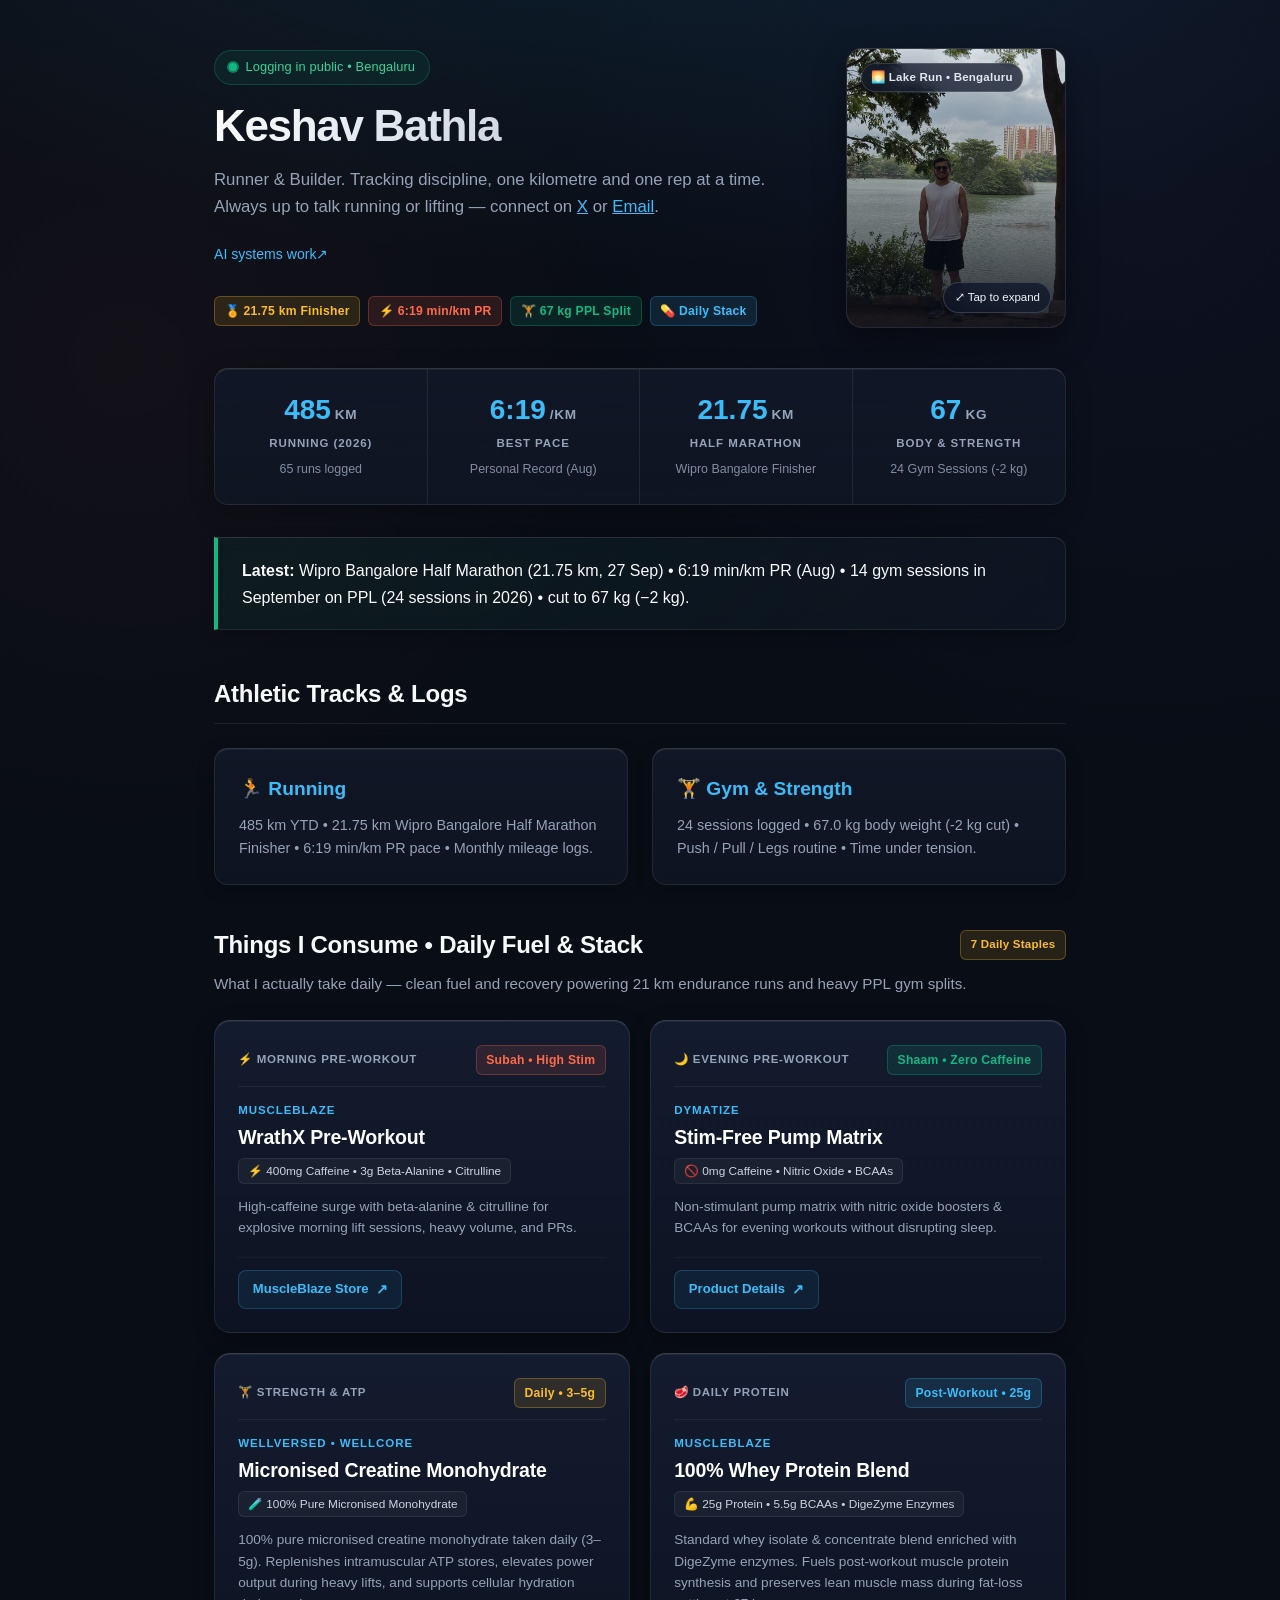
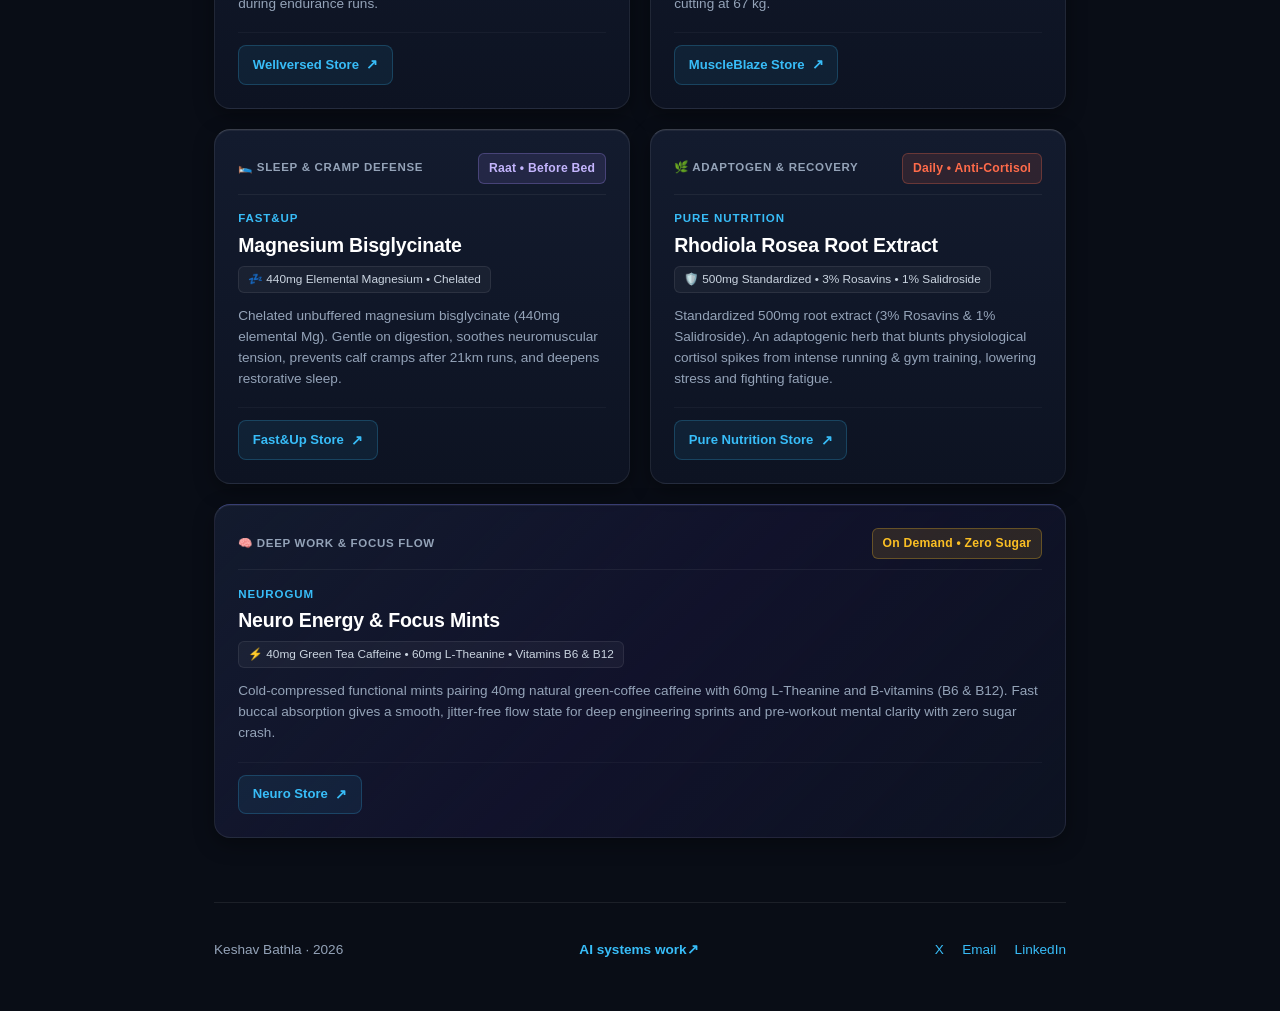
<file: index.html>
<!DOCTYPE html>
<html lang="en">
<head>
  <meta charset="UTF-8">
  <meta name="viewport" content="width=device-width, initial-scale=1.0">
  <title>Keshav Bathla &bull; Athletic Showcase &amp; Logs</title>
  <meta name="description" content="Personal fitness and athletic showcase of Keshav Bathla: Wipro Bangalore Half Marathon (21.75 km), 6:19 min/km PR pace, 485 km running logged in 2026, and 67 kg PPL gym split.">
  <link rel="canonical" href="https://keshav-harness.github.io/">
  <meta property="og:title" content="Keshav Bathla &bull; Athletic Showcase &amp; Logs">
  <meta property="og:description" content="Wipro Bangalore Half Marathon (21.75 km), 6:19 min/km PR pace, 485 km running logged in 2026, and 67 kg PPL gym split.">
  <meta property="og:type" content="website">
  <meta property="og:url" content="https://keshav-harness.github.io/">
  <meta name="twitter:card" content="summary">
  <meta name="twitter:title" content="Keshav Bathla &bull; Athletic Showcase &amp; Logs">
  <meta name="twitter:description" content="21.75 km Half Marathon, 6:19 min/km PR, 485 km logged in 2026, and 67 kg PPL split.">
  <link rel="stylesheet" href="style.css?v=4">
</head>
<body>
  <div class="container">
    <section class="hero-bento">
      <div class="hero-content">
        <div class="status-pill">
          <span class="status-dot"></span>
          <span>Logging in public &bull; Bengaluru</span>
        </div>
        <h1 class="hero-name">Keshav Bathla</h1>
        <p class="hero-bio">Runner &amp; Builder. Tracking discipline, one kilometre and one rep at a time. Always up to talk running or lifting &mdash; connect on <a href="https://x.com/import_keshav" target="_blank" rel="noopener noreferrer" style="color: var(--accent); text-decoration: underline;">X</a> or <a href="mailto:keshavbathla2017@gmail.com" style="color: var(--accent); text-decoration: underline;">Email</a>.</p>
        <a class="hero-work-link" href="https://import-keshav.github.io/">AI systems work <span aria-hidden="true">↗</span></a>
        <div class="hero-badges">
          <span class="badge gold">🏅 21.75 km Finisher</span>
          <span class="badge pink">⚡ 6:19 min/km PR</span>
          <span class="badge emerald">🏋️ 67 kg PPL Split</span>
          <a href="#things-i-consume" class="badge" style="text-decoration: none; cursor: pointer; color: var(--accent);">💊 Daily Stack</a>
        </div>
      </div>

      <div class="hero-athlete-card lightbox-trigger" role="button" tabindex="0" aria-label="Open high-resolution photo of Keshav Bathla">
        <img src="assets/keshav.jpg" alt="Keshav Bathla - Active Runner" class="athlete-img">
        <div class="athlete-card-overlay">
          <span class="athlete-card-tag">🌅 Lake Run &bull; Bengaluru</span>
          <span class="athlete-expand-pill">⤢ Tap to expand</span>
        </div>
      </div>
    </section>

    <div class="stats-cockpit">
      <div class="stat-cell">
        <div class="stat-value"><span class="stat-num">485</span> <span class="stat-unit">km</span></div>
        <div class="stat-label">RUNNING (2026)</div>
        <div class="stat-sub">65 runs logged</div>
      </div>
      <div class="stat-cell">
        <div class="stat-value"><span class="stat-num">6:19</span> <span class="stat-unit">/km</span></div>
        <div class="stat-label">BEST PACE</div>
        <div class="stat-sub">Personal Record (Aug)</div>
      </div>
      <div class="stat-cell">
        <div class="stat-value"><span class="stat-num">21.75</span> <span class="stat-unit">km</span></div>
        <div class="stat-label">HALF MARATHON</div>
        <div class="stat-sub">Wipro Bangalore Finisher</div>
      </div>
      <div class="stat-cell">
        <div class="stat-value"><span class="stat-num">67</span> <span class="stat-unit">kg</span></div>
        <div class="stat-label">BODY &amp; STRENGTH</div>
        <div class="stat-sub">24 Gym Sessions (-2 kg)</div>
      </div>
    </div>

    <div class="highlight-block success">
      <strong>Latest:</strong> Wipro Bangalore Half Marathon (21.75 km, 27 Sep) &bull; 6:19 min/km PR (Aug) &bull; 14 gym sessions in September on PPL (24 sessions in 2026) &bull; cut to 67 kg (−2 kg).
    </div>

    <h2>Athletic Tracks &amp; Logs</h2>
    <div class="card-grid">
      <a href="sports/running/" class="card">
        <h3>🏃 Running</h3>
        <p>485 km YTD &bull; 21.75 km Wipro Bangalore Half Marathon Finisher &bull; 6:19 min/km PR pace &bull; Monthly mileage logs.</p>
      </a>
      <a href="sports/gym/" class="card">
        <h3>🏋️ Gym &amp; Strength</h3>
        <p>24 sessions logged &bull; 67.0 kg body weight (-2 kg cut) &bull; Push / Pull / Legs routine &bull; Time under tension.</p>
      </a>
    </div>

    <section id="things-i-consume" style="margin-top: 2rem;">
      <div style="display: flex; align-items: center; justify-content: space-between; flex-wrap: wrap; gap: 0.5rem; margin-top: 2.5rem; margin-bottom: 0.25rem;">
        <h2 style="margin: 0; border-bottom: none; padding-bottom: 0;">Things I Consume &bull; Daily Fuel &amp; Stack</h2>
        <span class="badge gold" style="font-size: 0.72rem;">7 Daily Staples</span>
      </div>
      <p class="section-subtitle">What I actually take daily &mdash; clean fuel and recovery powering 21 km endurance runs and heavy PPL gym splits.</p>

      <div class="fuel-grid">
        <!-- 1. Pre-Workout Morning -->
        <div class="fuel-card">
          <div>
            <div class="fuel-card-header">
              <div class="fuel-category">
                <span>⚡ Morning Pre-Workout</span>
              </div>
              <span class="badge coral">Subah &bull; High Stim</span>
            </div>
            <div class="fuel-card-body">
              <div class="fuel-brand">MuscleBlaze</div>
              <h3 class="fuel-title">WrathX Pre-Workout</h3>
              <div class="fuel-spec">⚡ 400mg Caffeine &bull; 3g Beta-Alanine &bull; Citrulline</div>
              <p class="fuel-desc">High-caffeine surge with beta-alanine &amp; citrulline for explosive morning lift sessions, heavy volume, and PRs.</p>
            </div>
          </div>
          <div class="fuel-card-footer">
            <a href="https://www.muscleblaze.com/sv/muscleblaze-pre-workout-wrathx/SP-99770" target="_blank" rel="noopener noreferrer" class="fuel-cta">
              <span>MuscleBlaze Store</span> <span class="ext-arrow">&#8599;</span>
            </a>
          </div>
        </div>

        <!-- 2. Pre-Workout Evening -->
        <div class="fuel-card">
          <div>
            <div class="fuel-card-header">
              <div class="fuel-category">
                <span>🌙 Evening Pre-Workout</span>
              </div>
              <span class="badge emerald">Shaam &bull; Zero Caffeine</span>
            </div>
            <div class="fuel-card-body">
              <div class="fuel-brand">Dymatize</div>
              <h3 class="fuel-title">Stim-Free Pump Matrix</h3>
              <div class="fuel-spec">🚫 0mg Caffeine &bull; Nitric Oxide &bull; BCAAs</div>
              <p class="fuel-desc">Non-stimulant pump matrix with nitric oxide boosters &amp; BCAAs for evening workouts without disrupting sleep.</p>
            </div>
          </div>
          <div class="fuel-card-footer">
            <a href="https://supp.co/products/dymatize-nutrition-caffeine-free-xpand-2x-fruit-punch-705016289240" target="_blank" rel="noopener noreferrer" class="fuel-cta">
              <span>Product Details</span> <span class="ext-arrow">&#8599;</span>
            </a>
          </div>
        </div>

        <!-- 3. Creatine Monohydrate -->
        <div class="fuel-card">
          <div>
            <div class="fuel-card-header">
              <div class="fuel-category">
                <span>🏋️ Strength &amp; ATP</span>
              </div>
              <span class="badge gold">Daily &bull; 3&ndash;5g</span>
            </div>
            <div class="fuel-card-body">
              <div class="fuel-brand">Wellversed &bull; Wellcore</div>
              <h3 class="fuel-title">Micronised Creatine Monohydrate</h3>
              <div class="fuel-spec">🧪 100% Pure Micronised Monohydrate</div>
              <p class="fuel-desc">100% pure micronised creatine monohydrate taken daily (3&ndash;5g). Replenishes intramuscular ATP stores, elevates power output during heavy lifts, and supports cellular hydration during endurance runs.</p>
            </div>
          </div>
          <div class="fuel-card-footer">
            <a href="https://wellversed.in/collections/wellcore-creatine-monohydrate-flavoured" target="_blank" rel="noopener noreferrer" class="fuel-cta">
              <span>Wellversed Store</span> <span class="ext-arrow">&#8599;</span>
            </a>
          </div>
        </div>

        <!-- 4. Daily Protein -->
        <div class="fuel-card">
          <div>
            <div class="fuel-card-header">
              <div class="fuel-category">
                <span>🥩 Daily Protein</span>
              </div>
              <span class="badge">Post-Workout &bull; 25g</span>
            </div>
            <div class="fuel-card-body">
              <div class="fuel-brand">MuscleBlaze</div>
              <h3 class="fuel-title">100% Whey Protein Blend</h3>
              <div class="fuel-spec">💪 25g Protein &bull; 5.5g BCAAs &bull; DigeZyme Enzymes</div>
              <p class="fuel-desc">Standard whey isolate &amp; concentrate blend enriched with DigeZyme enzymes. Fuels post-workout muscle protein synthesis and preserves lean muscle mass during fat-loss cutting at 67 kg.</p>
            </div>
          </div>
          <div class="fuel-card-footer">
            <a href="https://www.muscleblaze.com/sv/muscleblaze-100-whey-protein-supplement-powder-with-digestive-enzyme/SP-33626" target="_blank" rel="noopener noreferrer" class="fuel-cta">
              <span>MuscleBlaze Store</span> <span class="ext-arrow">&#8599;</span>
            </a>
          </div>
        </div>

        <!-- 5. Sleep & Muscle Recovery -->
        <div class="fuel-card">
          <div>
            <div class="fuel-card-header">
              <div class="fuel-category">
                <span>🛌 Sleep &amp; Cramp Defense</span>
              </div>
              <span class="badge purple">Raat &bull; Before Bed</span>
            </div>
            <div class="fuel-card-body">
              <div class="fuel-brand">Fast&amp;Up</div>
              <h3 class="fuel-title">Magnesium Bisglycinate</h3>
              <div class="fuel-spec">💤 440mg Elemental Magnesium &bull; Chelated</div>
              <p class="fuel-desc">Chelated unbuffered magnesium bisglycinate (440mg elemental Mg). Gentle on digestion, soothes neuromuscular tension, prevents calf cramps after 21km runs, and deepens restorative sleep.</p>
            </div>
          </div>
          <div class="fuel-card-footer">
            <a href="https://in.fastandup.com/products/magnesium-bisglycinate-with-440mg-elemental-100-rda" target="_blank" rel="noopener noreferrer" class="fuel-cta">
              <span>Fast&amp;Up Store</span> <span class="ext-arrow">&#8599;</span>
            </a>
          </div>
        </div>

        <!-- 6. Adaptogen & Cortisol Reset -->
        <div class="fuel-card">
          <div>
            <div class="fuel-card-header">
              <div class="fuel-category">
                <span>🌿 Adaptogen &amp; Recovery</span>
              </div>
              <span class="badge pink">Daily &bull; Anti-Cortisol</span>
            </div>
            <div class="fuel-card-body">
              <div class="fuel-brand">Pure Nutrition</div>
              <h3 class="fuel-title">Rhodiola Rosea Root Extract</h3>
              <div class="fuel-spec">🛡️ 500mg Standardized &bull; 3% Rosavins &bull; 1% Salidroside</div>
              <p class="fuel-desc">Standardized 500mg root extract (3% Rosavins &amp; 1% Salidroside). An adaptogenic herb that blunts physiological cortisol spikes from intense running &amp; gym training, lowering stress and fighting fatigue.</p>
            </div>
          </div>
          <div class="fuel-card-footer">
            <a href="https://purenutrition.in/products/pure-nutrition-rhodiola-rosea-root-extract-500mg-60-veg-capsules" target="_blank" rel="noopener noreferrer" class="fuel-cta">
              <span>Pure Nutrition Store</span> <span class="ext-arrow">&#8599;</span>
            </a>
          </div>
        </div>

        <!-- 7. Cognitive & Deep Work Mints (Spans full width on desktop) -->
        <div class="fuel-card fuel-feature">
          <div>
            <div class="fuel-card-header">
              <div class="fuel-category">
                <span>🧠 Deep Work &amp; Focus Flow</span>
              </div>
              <span class="badge gold">On Demand &bull; Zero Sugar</span>
            </div>
            <div class="fuel-card-body">
              <div class="fuel-brand">Neurogum</div>
              <h3 class="fuel-title">Neuro Energy &amp; Focus Mints</h3>
              <div class="fuel-spec">⚡ 40mg Green Tea Caffeine &bull; 60mg L-Theanine &bull; Vitamins B6 &amp; B12</div>
              <p class="fuel-desc">Cold-compressed functional mints pairing 40mg natural green-coffee caffeine with 60mg L-Theanine and B-vitamins (B6 &amp; B12). Fast buccal absorption gives a smooth, jitter-free flow state for deep engineering sprints and pre-workout mental clarity with zero sugar crash.</p>
            </div>
          </div>
          <div class="fuel-card-footer">
            <a href="https://neurogum.com/products/energy-caffeine-mints" target="_blank" rel="noopener noreferrer" class="fuel-cta">
              <span>Neuro Store</span> <span class="ext-arrow">&#8599;</span>
            </a>
          </div>
        </div>
      </div>
    </section>

    <footer class="footer">
      <p class="footer-id">Keshav Bathla &middot; 2026</p>
      <a class="footer-work" href="https://import-keshav.github.io/">AI systems work <span aria-hidden="true">↗</span></a>
      <nav class="footer-links" aria-label="Contact">
        <a href="https://x.com/import_keshav" rel="me noopener">X</a>
        <a href="mailto:keshavbathla2017@gmail.com">Email</a>
        <a href="https://www.linkedin.com/in/keshav-bathla-b517a2152/" rel="me noopener">LinkedIn</a>
      </nav>
    </footer>
  </div>

  <dialog id="photo-modal" class="lightbox-modal">
    <div class="modal-wrapper">
      <button type="button" class="modal-close-btn" id="close-modal" aria-label="Close photo preview">&times;</button>
      <div class="modal-image-container">
        <img src="assets/keshav.jpg" alt="Keshav Bathla - Active Runner" class="modal-img">
      </div>
      <div class="modal-caption">Keshav Bathla &bull; Bangalore Half Marathon Finisher &bull; Active Runner</div>
    </div>
  </dialog>

  <script>
    const modal = document.getElementById('photo-modal');
    const triggers = document.querySelectorAll('.lightbox-trigger');
    const closeBtn = document.getElementById('close-modal');

    triggers.forEach(trigger => {
      trigger.addEventListener('click', (e) => {
        e.preventDefault();
        if (typeof modal.showModal === 'function') {
          modal.showModal();
        }
      });
      trigger.addEventListener('keydown', (e) => {
        if (e.key === 'Enter' || e.key === ' ') {
          e.preventDefault();
          if (typeof modal.showModal === 'function') {
            modal.showModal();
          }
        }
      });
    });

    if (closeBtn) {
      closeBtn.addEventListener('click', () => {
        modal.close();
      });
    }

    if (modal) {
      modal.addEventListener('click', (e) => {
        if (e.target === modal) {
          modal.close();
        }
      });
    }
  </script>
</body>
</html>
</file>
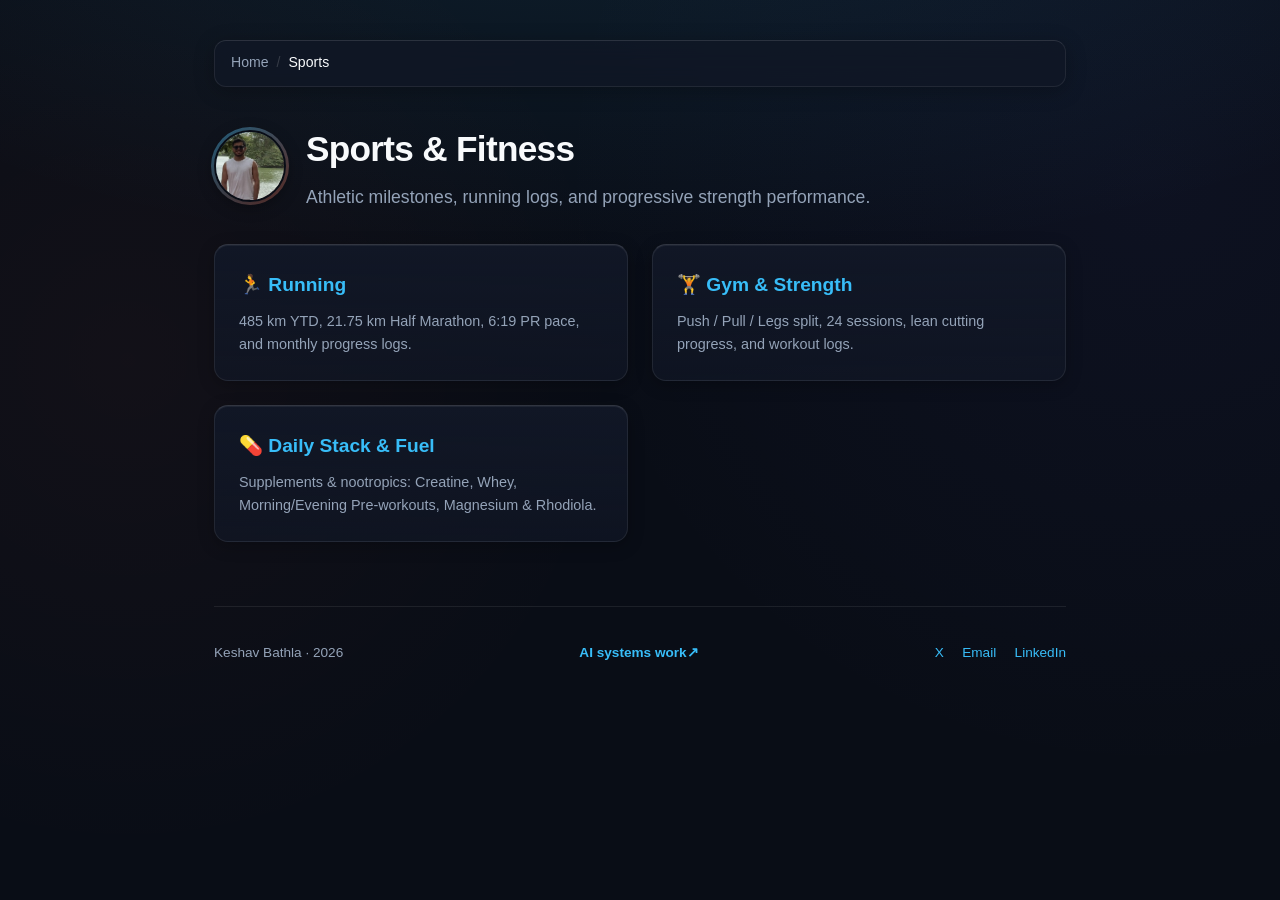
<file: sports/index.html>
<!DOCTYPE html>
<html lang="en">
<head>
  <meta charset="UTF-8">
  <meta name="viewport" content="width=device-width, initial-scale=1.0">
  <title>Sports &bull; Keshav Bathla</title>
  <link rel="stylesheet" href="../style.css?v=4">
</head>
<body>
  <div class="container">
    <nav class="breadcrumb">
      <a href="../">Home</a>
      <span class="separator">/</span>
      <span class="current">Sports</span>
    </nav>

    <div class="hero-compact">
      <button type="button" class="avatar-btn lightbox-trigger" aria-label="Open photo of Keshav Bathla" title="Click to view full photo">
        <img src="../assets/avatar.jpg" alt="Keshav Bathla" class="avatar-img">
      </button>
      <div class="hero-compact-info">
        <h1>Sports &amp; Fitness</h1>
        <p class="subtitle">Athletic milestones, running logs, and progressive strength performance.</p>
      </div>
    </div>

    <div class="card-grid">
      <a href="running/" class="card">
        <h3>🏃 Running</h3>
        <p>485 km YTD, 21.75 km Half Marathon, 6:19 PR pace, and monthly progress logs.</p>
      </a>
      <a href="gym/" class="card">
        <h3>🏋️ Gym &amp; Strength</h3>
        <p>Push / Pull / Legs split, 24 sessions, lean cutting progress, and workout logs.</p>
      </a>
      <a href="../#things-i-consume" class="card">
        <h3>💊 Daily Stack &amp; Fuel</h3>
        <p>Supplements &amp; nootropics: Creatine, Whey, Morning/Evening Pre-workouts, Magnesium &amp; Rhodiola.</p>
      </a>
    </div>

    <footer class="footer">
      <p class="footer-id">Keshav Bathla &middot; 2026</p>
      <a class="footer-work" href="https://import-keshav.github.io/">AI systems work <span aria-hidden="true">↗</span></a>
      <nav class="footer-links" aria-label="Contact">
        <a href="https://x.com/import_keshav" rel="me noopener">X</a>
        <a href="mailto:keshavbathla2017@gmail.com">Email</a>
        <a href="https://www.linkedin.com/in/keshav-bathla-b517a2152/" rel="me noopener">LinkedIn</a>
      </nav>
    </footer>
  </div>

  <dialog id="photo-modal" class="lightbox-modal">
    <div class="modal-wrapper">
      <button type="button" class="modal-close-btn" id="close-modal" aria-label="Close photo preview">&times;</button>
      <div class="modal-image-container">
        <img src="../assets/keshav.jpg" alt="Keshav Bathla - Active Runner" class="modal-img">
      </div>
      <div class="modal-caption">Keshav Bathla &bull; Bangalore Half Marathon Finisher &bull; Active Runner</div>
    </div>
  </dialog>

  <script>
    const modal = document.getElementById('photo-modal');
    const triggers = document.querySelectorAll('.lightbox-trigger');
    const closeBtn = document.getElementById('close-modal');

    triggers.forEach(trigger => {
      trigger.addEventListener('click', (e) => {
        e.preventDefault();
        if (typeof modal.showModal === 'function') {
          modal.showModal();
        }
      });
      trigger.addEventListener('keydown', (e) => {
        if (e.key === 'Enter' || e.key === ' ') {
          e.preventDefault();
          if (typeof modal.showModal === 'function') {
            modal.showModal();
          }
        }
      });
    });

    if (closeBtn) {
      closeBtn.addEventListener('click', () => {
        modal.close();
      });
    }

    if (modal) {
      modal.addEventListener('click', (e) => {
        if (e.target === modal) {
          modal.close();
        }
      });
    }
  </script>
</body>
</html>
</file>
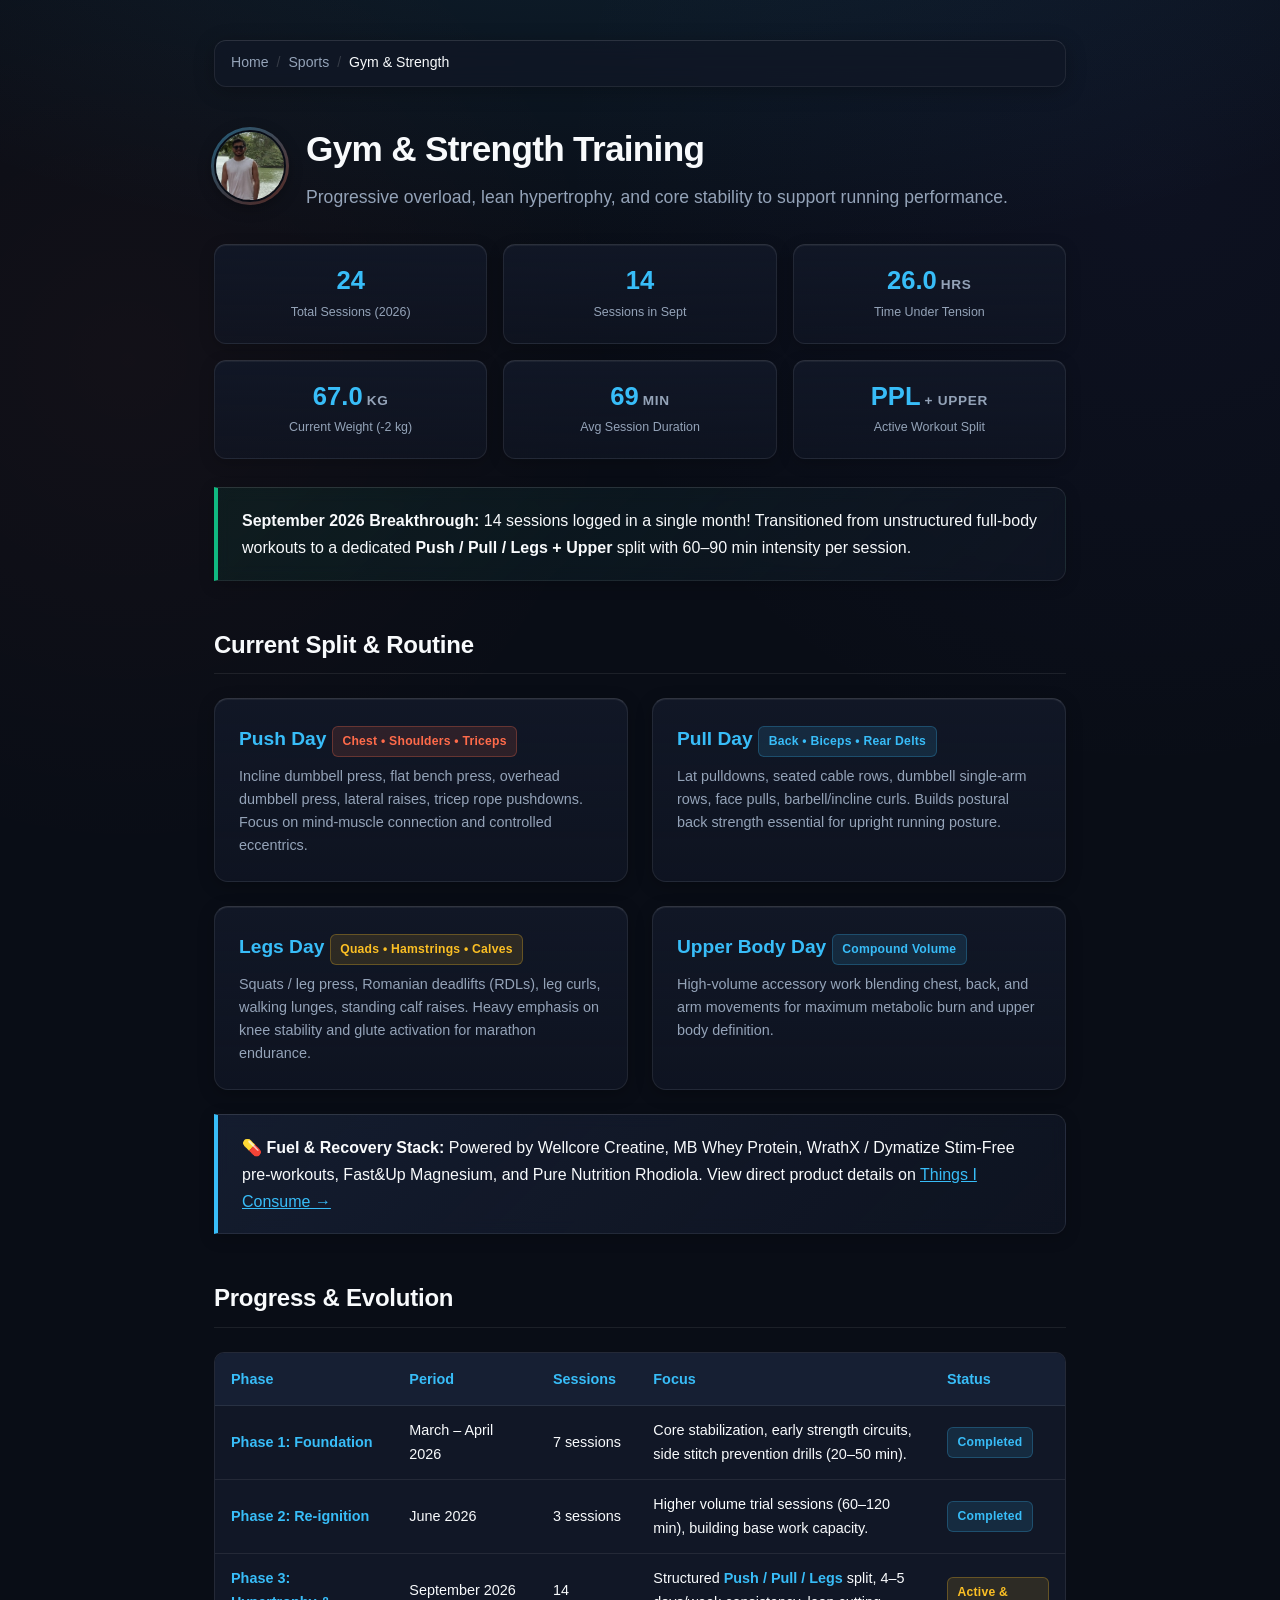
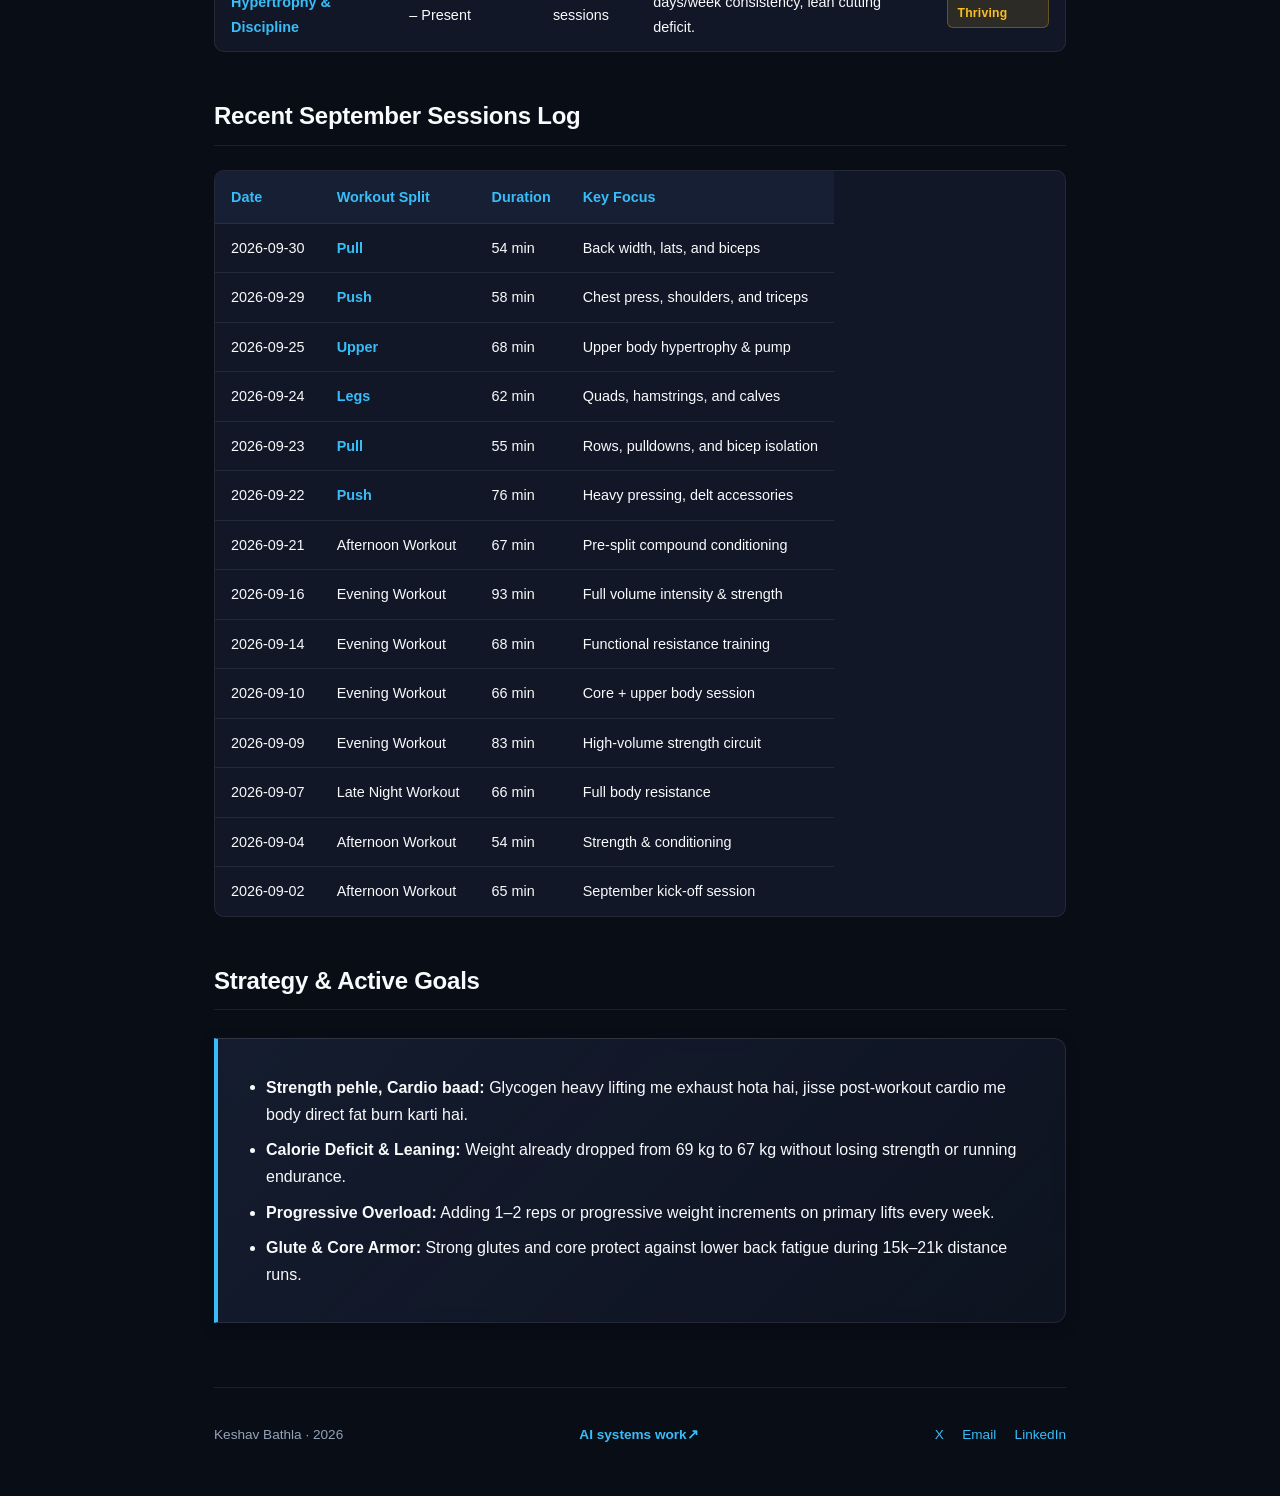
<file: sports/gym/index.html>
<!DOCTYPE html>
<html lang="en">
<head>
  <meta charset="UTF-8">
  <meta name="viewport" content="width=device-width, initial-scale=1.0">
  <title>Gym &amp; Strength &bull; Keshav Bathla</title>
  <link rel="stylesheet" href="../../style.css?v=4">
</head>
<body>
  <div class="container">
    <nav class="breadcrumb">
      <a href="../../">Home</a>
      <span class="separator">/</span>
      <a href="../">Sports</a>
      <span class="separator">/</span>
      <span class="current">Gym & Strength</span>
    </nav>

    <div class="hero-compact">
      <button type="button" class="avatar-btn lightbox-trigger" aria-label="Open photo of Keshav Bathla" title="Click to view full photo">
        <img src="../../assets/avatar.jpg" alt="Keshav Bathla" class="avatar-img">
      </button>
      <div class="hero-compact-info">
        <h1>Gym &amp; Strength Training</h1>
        <p class="subtitle">Progressive overload, lean hypertrophy, and core stability to support running performance.</p>
      </div>
    </div>

    <div class="stats-grid">
      <div class="stat">
        <div class="stat-value"><span class="stat-num">24</span></div>
        <div class="stat-label">Total Sessions (2026)</div>
      </div>
      <div class="stat">
        <div class="stat-value"><span class="stat-num">14</span></div>
        <div class="stat-label">Sessions in Sept</div>
      </div>
      <div class="stat">
        <div class="stat-value"><span class="stat-num">26.0</span> <span class="stat-unit">hrs</span></div>
        <div class="stat-label">Time Under Tension</div>
      </div>
      <div class="stat">
        <div class="stat-value"><span class="stat-num">67.0</span> <span class="stat-unit">kg</span></div>
        <div class="stat-label">Current Weight (-2 kg)</div>
      </div>
      <div class="stat">
        <div class="stat-value"><span class="stat-num">69</span> <span class="stat-unit">min</span></div>
        <div class="stat-label">Avg Session Duration</div>
      </div>
      <div class="stat">
        <div class="stat-value"><span class="stat-num">PPL</span> <span class="stat-unit">+ Upper</span></div>
        <div class="stat-label">Active Workout Split</div>
      </div>
    </div>

    <div class="highlight-block success">
      <strong>September 2026 Breakthrough:</strong> 14 sessions logged in a single month! Transitioned from unstructured full-body workouts to a dedicated <strong>Push / Pull / Legs + Upper</strong> split with 60–90 min intensity per session.
    </div>

    <h2>Current Split & Routine</h2>
    <div class="card-grid">
      <div class="card">
        <h3>Push Day <span class="badge pink">Chest &bull; Shoulders &bull; Triceps</span></h3>
        <p>Incline dumbbell press, flat bench press, overhead dumbbell press, lateral raises, tricep rope pushdowns. Focus on mind-muscle connection and controlled eccentrics.</p>
      </div>
      <div class="card">
        <h3>Pull Day <span class="badge">Back &bull; Biceps &bull; Rear Delts</span></h3>
        <p>Lat pulldowns, seated cable rows, dumbbell single-arm rows, face pulls, barbell/incline curls. Builds postural back strength essential for upright running posture.</p>
      </div>
      <div class="card">
        <h3>Legs Day <span class="badge gold">Quads &bull; Hamstrings &bull; Calves</span></h3>
        <p>Squats / leg press, Romanian deadlifts (RDLs), leg curls, walking lunges, standing calf raises. Heavy emphasis on knee stability and glute activation for marathon endurance.</p>
      </div>
      <div class="card">
        <h3>Upper Body Day <span class="badge">Compound Volume</span></h3>
        <p>High-volume accessory work blending chest, back, and arm movements for maximum metabolic burn and upper body definition.</p>
      </div>
    </div>

    <div class="highlight-block" style="margin-top: 1.5rem;">
      <strong>💊 Fuel &amp; Recovery Stack:</strong> Powered by Wellcore Creatine, MB Whey Protein, WrathX / Dymatize Stim-Free pre-workouts, Fast&amp;Up Magnesium, and Pure Nutrition Rhodiola. View direct product details on <a href="../../#things-i-consume" style="color: var(--accent); text-decoration: underline;">Things I Consume &rarr;</a>
    </div>

    <h2>Progress & Evolution</h2>
    <table>
      <thead>
        <tr>
          <th>Phase</th>
          <th>Period</th>
          <th>Sessions</th>
          <th>Focus</th>
          <th>Status</th>
        </tr>
      </thead>
      <tbody>
        <tr>
          <td><strong>Phase 1: Foundation</strong></td>
          <td>March – April 2026</td>
          <td>7 sessions</td>
          <td>Core stabilization, early strength circuits, side stitch prevention drills (20–50 min).</td>
          <td><span class="badge">Completed</span></td>
        </tr>
        <tr>
          <td><strong>Phase 2: Re-ignition</strong></td>
          <td>June 2026</td>
          <td>3 sessions</td>
          <td>Higher volume trial sessions (60–120 min), building base work capacity.</td>
          <td><span class="badge">Completed</span></td>
        </tr>
        <tr>
          <td><strong>Phase 3: Hypertrophy & Discipline</strong></td>
          <td>September 2026 – Present</td>
          <td>14 sessions</td>
          <td>Structured <strong>Push / Pull / Legs</strong> split, 4–5 days/week consistency, lean cutting deficit.</td>
          <td><span class="badge gold">Active &amp; Thriving</span></td>
        </tr>
      </tbody>
    </table>

    <h2>Recent September Sessions Log</h2>
    <table>
      <thead>
        <tr>
          <th>Date</th>
          <th>Workout Split</th>
          <th>Duration</th>
          <th>Key Focus</th>
        </tr>
      </thead>
      <tbody>
        <tr>
          <td>2026-09-30</td>
          <td><strong>Pull</strong></td>
          <td>54 min</td>
          <td>Back width, lats, and biceps</td>
        </tr>
        <tr>
          <td>2026-09-29</td>
          <td><strong>Push</strong></td>
          <td>58 min</td>
          <td>Chest press, shoulders, and triceps</td>
        </tr>
        <tr>
          <td>2026-09-25</td>
          <td><strong>Upper</strong></td>
          <td>68 min</td>
          <td>Upper body hypertrophy & pump</td>
        </tr>
        <tr>
          <td>2026-09-24</td>
          <td><strong>Legs</strong></td>
          <td>62 min</td>
          <td>Quads, hamstrings, and calves</td>
        </tr>
        <tr>
          <td>2026-09-23</td>
          <td><strong>Pull</strong></td>
          <td>55 min</td>
          <td>Rows, pulldowns, and bicep isolation</td>
        </tr>
        <tr>
          <td>2026-09-22</td>
          <td><strong>Push</strong></td>
          <td>76 min</td>
          <td>Heavy pressing, delt accessories</td>
        </tr>
        <tr>
          <td>2026-09-21</td>
          <td>Afternoon Workout</td>
          <td>67 min</td>
          <td>Pre-split compound conditioning</td>
        </tr>
        <tr>
          <td>2026-09-16</td>
          <td>Evening Workout</td>
          <td>93 min</td>
          <td>Full volume intensity & strength</td>
        </tr>
        <tr>
          <td>2026-09-14</td>
          <td>Evening Workout</td>
          <td>68 min</td>
          <td>Functional resistance training</td>
        </tr>
        <tr>
          <td>2026-09-10</td>
          <td>Evening Workout</td>
          <td>66 min</td>
          <td>Core + upper body session</td>
        </tr>
        <tr>
          <td>2026-09-09</td>
          <td>Evening Workout</td>
          <td>83 min</td>
          <td>High-volume strength circuit</td>
        </tr>
        <tr>
          <td>2026-09-07</td>
          <td>Late Night Workout</td>
          <td>66 min</td>
          <td>Full body resistance</td>
        </tr>
        <tr>
          <td>2026-09-04</td>
          <td>Afternoon Workout</td>
          <td>54 min</td>
          <td>Strength & conditioning</td>
        </tr>
        <tr>
          <td>2026-09-02</td>
          <td>Afternoon Workout</td>
          <td>65 min</td>
          <td>September kick-off session</td>
        </tr>
      </tbody>
    </table>

    <h2>Strategy & Active Goals</h2>
    <div class="highlight-block">
      <ul>
        <li><strong>Strength pehle, Cardio baad:</strong> Glycogen heavy lifting me exhaust hota hai, jisse post-workout cardio me body direct fat burn karti hai.</li>
        <li><strong>Calorie Deficit &amp; Leaning:</strong> Weight already dropped from 69 kg to 67 kg without losing strength or running endurance.</li>
        <li><strong>Progressive Overload:</strong> Adding 1–2 reps or progressive weight increments on primary lifts every week.</li>
        <li><strong>Glute &amp; Core Armor:</strong> Strong glutes and core protect against lower back fatigue during 15k–21k distance runs.</li>
      </ul>
    </div>

    <footer class="footer">
      <p class="footer-id">Keshav Bathla &middot; 2026</p>
      <a class="footer-work" href="https://import-keshav.github.io/">AI systems work <span aria-hidden="true">↗</span></a>
      <nav class="footer-links" aria-label="Contact">
        <a href="https://x.com/import_keshav" rel="me noopener">X</a>
        <a href="mailto:keshavbathla2017@gmail.com">Email</a>
        <a href="https://www.linkedin.com/in/keshav-bathla-b517a2152/" rel="me noopener">LinkedIn</a>
      </nav>
    </footer>
  </div>

  <dialog id="photo-modal" class="lightbox-modal">
    <div class="modal-wrapper">
      <button type="button" class="modal-close-btn" id="close-modal" aria-label="Close photo preview">&times;</button>
      <div class="modal-image-container">
        <img src="../../assets/keshav.jpg" alt="Keshav Bathla - Active Runner" class="modal-img">
      </div>
      <div class="modal-caption">Keshav Bathla &bull; Bangalore Half Marathon Finisher &bull; Active Runner</div>
    </div>
  </dialog>

  <script>
    const modal = document.getElementById('photo-modal');
    const triggers = document.querySelectorAll('.lightbox-trigger');
    const closeBtn = document.getElementById('close-modal');

    triggers.forEach(trigger => {
      trigger.addEventListener('click', (e) => {
        e.preventDefault();
        if (typeof modal.showModal === 'function') {
          modal.showModal();
        }
      });
      trigger.addEventListener('keydown', (e) => {
        if (e.key === 'Enter' || e.key === ' ') {
          e.preventDefault();
          if (typeof modal.showModal === 'function') {
            modal.showModal();
          }
        }
      });
    });

    if (closeBtn) {
      closeBtn.addEventListener('click', () => {
        modal.close();
      });
    }

    if (modal) {
      modal.addEventListener('click', (e) => {
        if (e.target === modal) {
          modal.close();
        }
      });
    }
  </script>
</body>
</html>
</file>
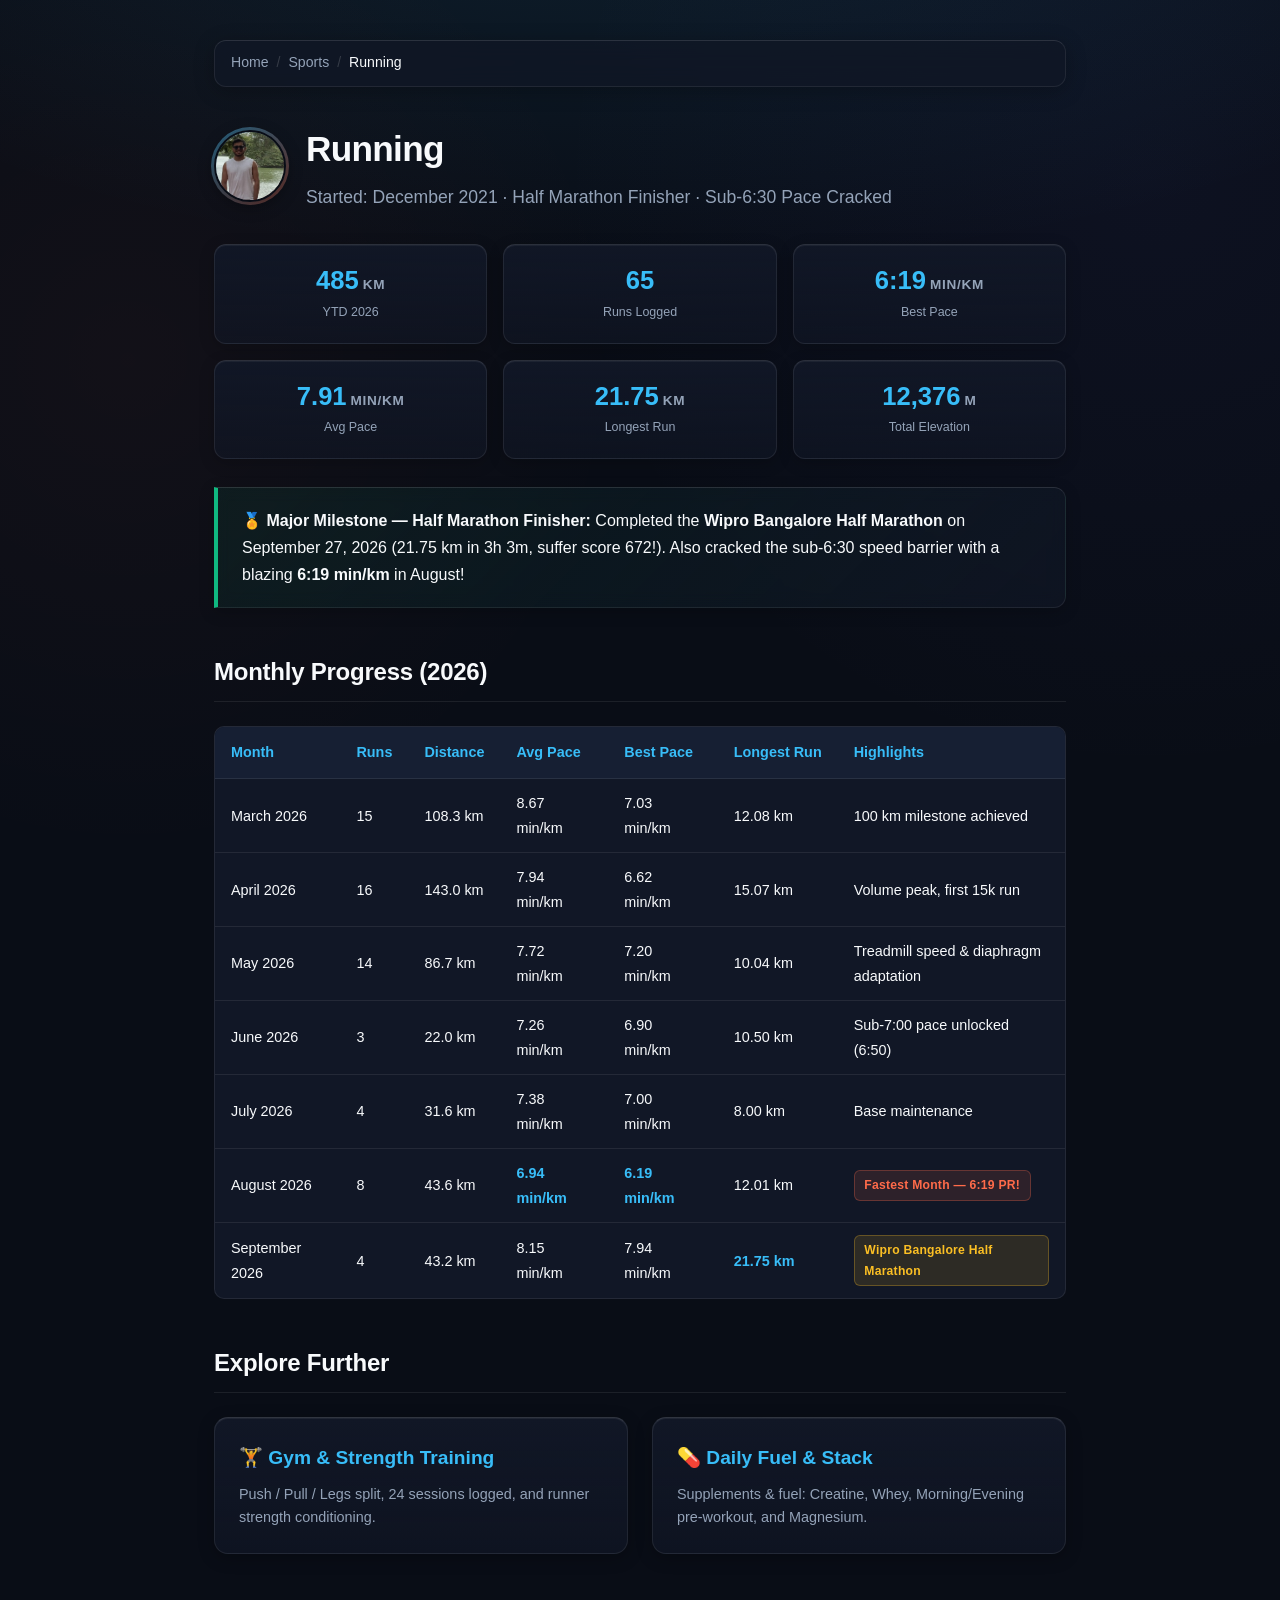
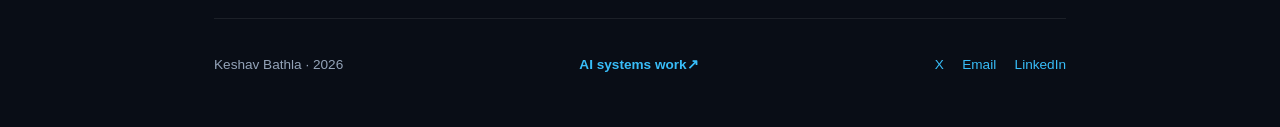
<file: sports/running/index.html>
<!DOCTYPE html>
<html lang="en">
<head>
  <meta charset="UTF-8">
  <meta name="viewport" content="width=device-width, initial-scale=1.0">
  <title>Running &bull; Keshav Bathla</title>
  <link rel="stylesheet" href="../../style.css?v=4">
</head>
<body>
  <div class="container">
    <nav class="breadcrumb">
      <a href="../../">Home</a>
      <span class="separator">/</span>
      <a href="../">Sports</a>
      <span class="separator">/</span>
      <span class="current">Running</span>
    </nav>

    <div class="hero-compact">
      <button type="button" class="avatar-btn lightbox-trigger" aria-label="Open photo of Keshav Bathla" title="Click to view full photo">
        <img src="../../assets/avatar.jpg" alt="Keshav Bathla" class="avatar-img">
      </button>
      <div class="hero-compact-info">
        <h1>Running</h1>
        <p class="subtitle">Started: December 2021 &middot; Half Marathon Finisher &middot; Sub-6:30 Pace Cracked</p>
      </div>
    </div>

    <div class="stats-grid">
      <div class="stat">
        <div class="stat-value"><span class="stat-num">485</span> <span class="stat-unit">km</span></div>
        <div class="stat-label">YTD 2026</div>
      </div>
      <div class="stat">
        <div class="stat-value"><span class="stat-num">65</span></div>
        <div class="stat-label">Runs Logged</div>
      </div>
      <div class="stat">
        <div class="stat-value"><span class="stat-num">6:19</span> <span class="stat-unit">min/km</span></div>
        <div class="stat-label">Best Pace</div>
      </div>
      <div class="stat">
        <div class="stat-value"><span class="stat-num">7.91</span> <span class="stat-unit">min/km</span></div>
        <div class="stat-label">Avg Pace</div>
      </div>
      <div class="stat">
        <div class="stat-value"><span class="stat-num">21.75</span> <span class="stat-unit">km</span></div>
        <div class="stat-label">Longest Run</div>
      </div>
      <div class="stat">
        <div class="stat-value"><span class="stat-num">12,376</span> <span class="stat-unit">m</span></div>
        <div class="stat-label">Total Elevation</div>
      </div>
    </div>

    <div class="highlight-block success">
      <strong>🏅 Major Milestone — Half Marathon Finisher:</strong> Completed the <strong>Wipro Bangalore Half Marathon</strong> on September 27, 2026 (21.75 km in 3h 3m, suffer score 672!). Also cracked the sub-6:30 speed barrier with a blazing <strong>6:19 min/km</strong> in August!
    </div>

    <h2>Monthly Progress (2026)</h2>
    <table>
      <thead>
        <tr>
          <th>Month</th>
          <th>Runs</th>
          <th>Distance</th>
          <th>Avg Pace</th>
          <th>Best Pace</th>
          <th>Longest Run</th>
          <th>Highlights</th>
        </tr>
      </thead>
      <tbody>
        <tr>
          <td>March 2026</td>
          <td>15</td>
          <td>108.3 km</td>
          <td>8.67 min/km</td>
          <td>7.03 min/km</td>
          <td>12.08 km</td>
          <td>100 km milestone achieved</td>
        </tr>
        <tr>
          <td>April 2026</td>
          <td>16</td>
          <td>143.0 km</td>
          <td>7.94 min/km</td>
          <td>6.62 min/km</td>
          <td>15.07 km</td>
          <td>Volume peak, first 15k run</td>
        </tr>
        <tr>
          <td>May 2026</td>
          <td>14</td>
          <td>86.7 km</td>
          <td>7.72 min/km</td>
          <td>7.20 min/km</td>
          <td>10.04 km</td>
          <td>Treadmill speed &amp; diaphragm adaptation</td>
        </tr>
        <tr>
          <td>June 2026</td>
          <td>3</td>
          <td>22.0 km</td>
          <td>7.26 min/km</td>
          <td>6.90 min/km</td>
          <td>10.50 km</td>
          <td>Sub-7:00 pace unlocked (6:50)</td>
        </tr>
        <tr>
          <td>July 2026</td>
          <td>4</td>
          <td>31.6 km</td>
          <td>7.38 min/km</td>
          <td>7.00 min/km</td>
          <td>8.00 km</td>
          <td>Base maintenance</td>
        </tr>
        <tr>
          <td>August 2026</td>
          <td>8</td>
          <td>43.6 km</td>
          <td><strong>6.94 min/km</strong></td>
          <td><strong>6.19 min/km</strong></td>
          <td>12.01 km</td>
          <td><span class="badge pink">Fastest Month — 6:19 PR!</span></td>
        </tr>
        <tr>
          <td>September 2026</td>
          <td>4</td>
          <td>43.2 km</td>
          <td>8.15 min/km</td>
          <td>7.94 min/km</td>
          <td><strong>21.75 km</strong></td>
          <td><span class="badge gold">Wipro Bangalore Half Marathon</span></td>
        </tr>
      </tbody>
    </table>

    <h2>Explore Further</h2>
    <div class="card-grid">
      <a href="../gym/" class="card">
        <h3>🏋️ Gym &amp; Strength Training</h3>
        <p>Push / Pull / Legs split, 24 sessions logged, and runner strength conditioning.</p>
      </a>
      <a href="../../#things-i-consume" class="card">
        <h3>💊 Daily Fuel &amp; Stack</h3>
        <p>Supplements &amp; fuel: Creatine, Whey, Morning/Evening pre-workout, and Magnesium.</p>
      </a>
    </div>

    <footer class="footer">
      <p class="footer-id">Keshav Bathla &middot; 2026</p>
      <a class="footer-work" href="https://import-keshav.github.io/">AI systems work <span aria-hidden="true">↗</span></a>
      <nav class="footer-links" aria-label="Contact">
        <a href="https://x.com/import_keshav" rel="me noopener">X</a>
        <a href="mailto:keshavbathla2017@gmail.com">Email</a>
        <a href="https://www.linkedin.com/in/keshav-bathla-b517a2152/" rel="me noopener">LinkedIn</a>
      </nav>
    </footer>
  </div>

  <dialog id="photo-modal" class="lightbox-modal">
    <div class="modal-wrapper">
      <button type="button" class="modal-close-btn" id="close-modal" aria-label="Close photo preview">&times;</button>
      <div class="modal-image-container">
        <img src="../../assets/keshav.jpg" alt="Keshav Bathla - Active Runner" class="modal-img">
      </div>
      <div class="modal-caption">Keshav Bathla &bull; Bangalore Half Marathon Finisher &bull; Active Runner</div>
    </div>
  </dialog>

  <script>
    const modal = document.getElementById('photo-modal');
    const triggers = document.querySelectorAll('.lightbox-trigger');
    const closeBtn = document.getElementById('close-modal');

    triggers.forEach(trigger => {
      trigger.addEventListener('click', (e) => {
        e.preventDefault();
        if (typeof modal.showModal === 'function') {
          modal.showModal();
        }
      });
      trigger.addEventListener('keydown', (e) => {
        if (e.key === 'Enter' || e.key === ' ') {
          e.preventDefault();
          if (typeof modal.showModal === 'function') {
            modal.showModal();
          }
        }
      });
    });

    if (closeBtn) {
      closeBtn.addEventListener('click', () => {
        modal.close();
      });
    }

    if (modal) {
      modal.addEventListener('click', (e) => {
        if (e.target === modal) {
          modal.close();
        }
      });
    }
  </script>
</body>
</html>
</file>
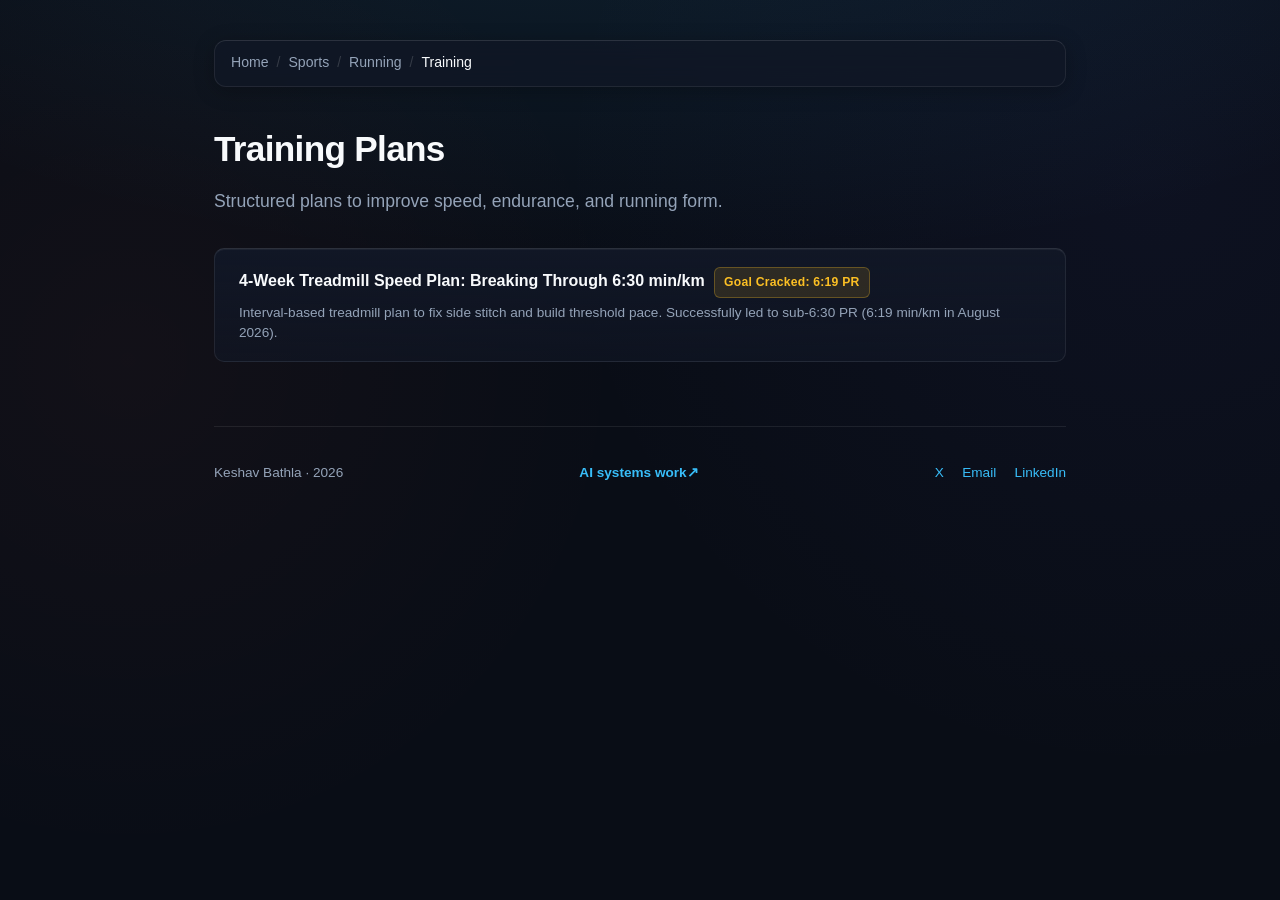
<file: sports/running/training/index.html>
<!DOCTYPE html>
<html lang="en">
<head>
  <meta charset="UTF-8">
  <meta name="viewport" content="width=device-width, initial-scale=1.0">
  <title>Training Archives &bull; Keshav Bathla</title>
  <link rel="stylesheet" href="../../../style.css?v=4">
</head>
<body>
  <div class="container">
    <nav class="breadcrumb">
      <a href="../../../">Home</a>
      <span class="separator">/</span>
      <a href="../../">Sports</a>
      <span class="separator">/</span>
      <a href="../">Running</a>
      <span class="separator">/</span>
      <span class="current">Training</span>
    </nav>

    <h1>Training Plans</h1>
    <p class="subtitle">Structured plans to improve speed, endurance, and running form.</p>

    <ul class="doc-list">
      <li>
        <a href="speed-improvement.html">
          <div class="doc-title">4-Week Treadmill Speed Plan: Breaking Through 6:30 min/km &nbsp;<span class="badge gold">Goal Cracked: 6:19 PR</span></div>
          <div class="doc-desc">Interval-based treadmill plan to fix side stitch and build threshold pace. Successfully led to sub-6:30 PR (6:19 min/km in August 2026).</div>
        </a>
      </li>
    </ul>

    <footer class="footer">
      <p class="footer-id">Keshav Bathla &middot; 2026</p>
      <a class="footer-work" href="https://import-keshav.github.io/">AI systems work <span aria-hidden="true">↗</span></a>
      <nav class="footer-links" aria-label="Contact">
        <a href="https://x.com/import_keshav" rel="me noopener">X</a>
        <a href="mailto:keshavbathla2017@gmail.com">Email</a>
        <a href="https://www.linkedin.com/in/keshav-bathla-b517a2152/" rel="me noopener">LinkedIn</a>
      </nav>
    </footer>
  </div>
</body>
</html>
</file>
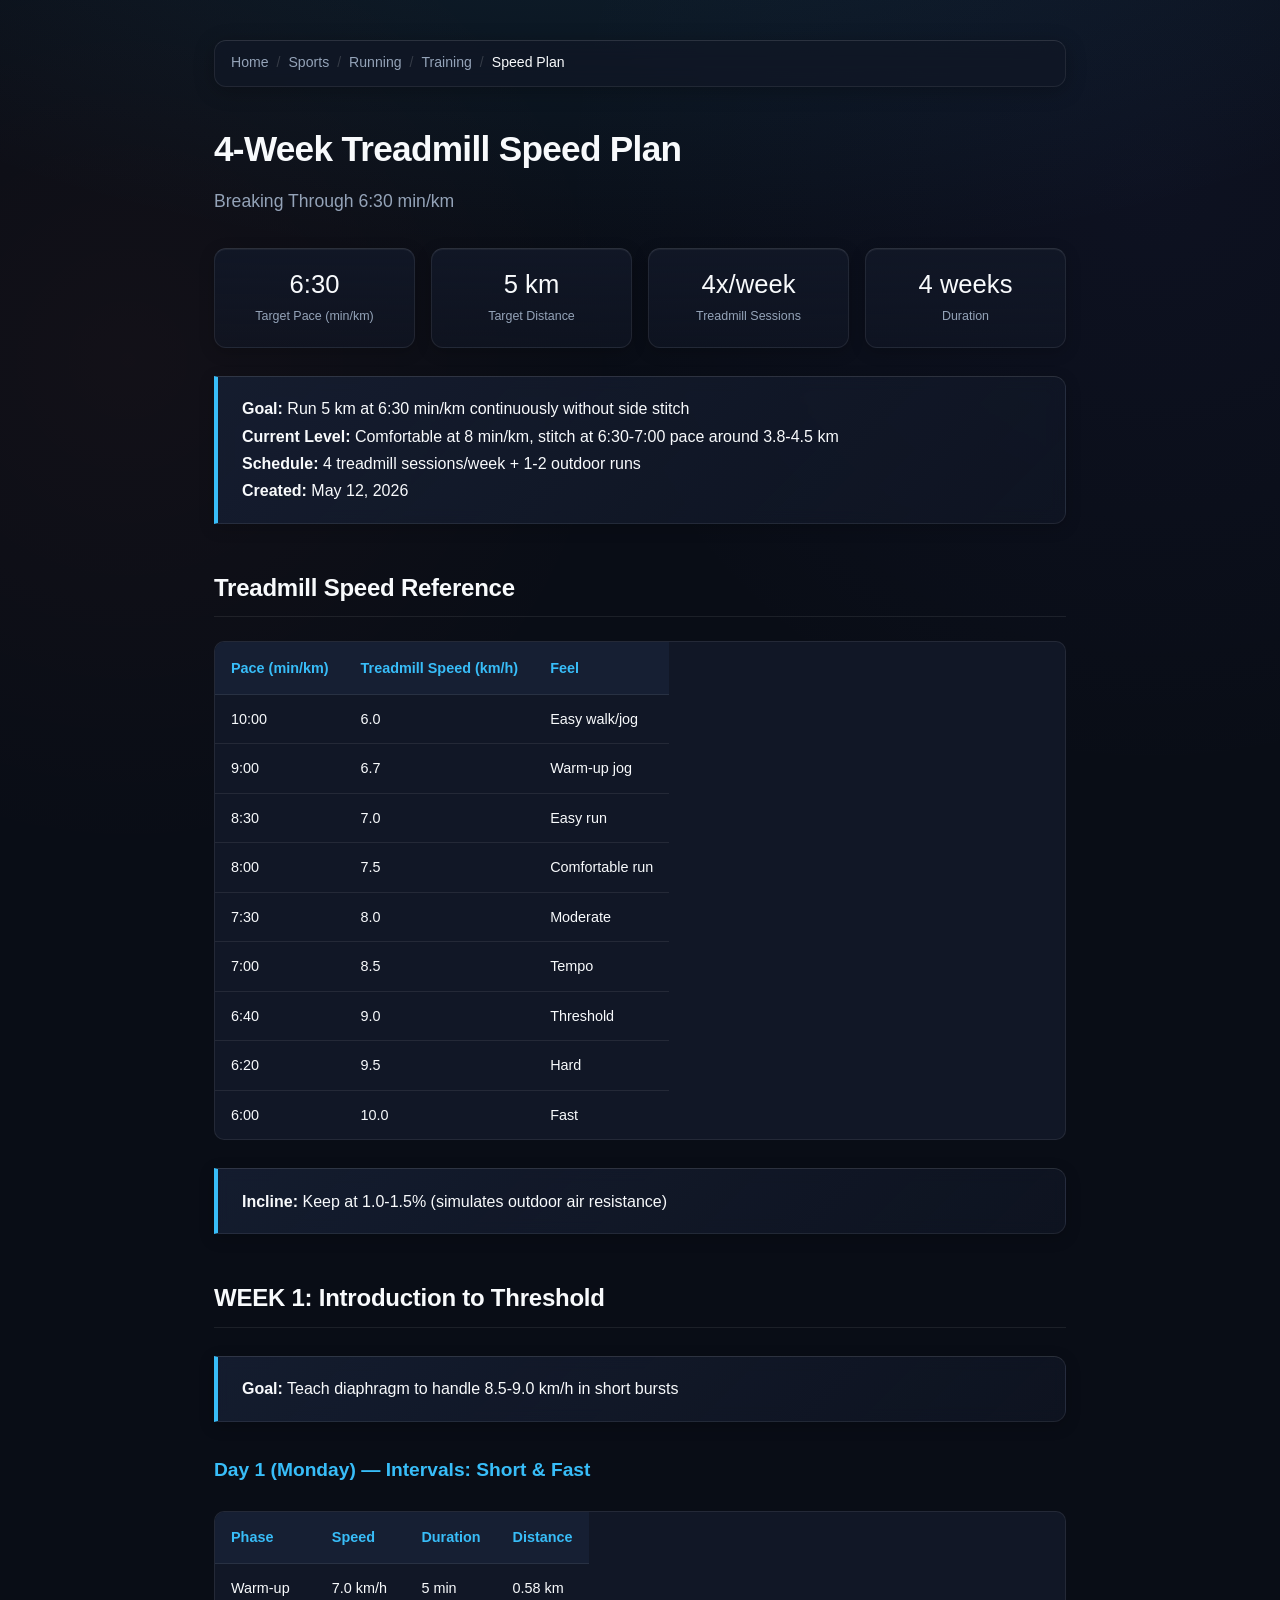
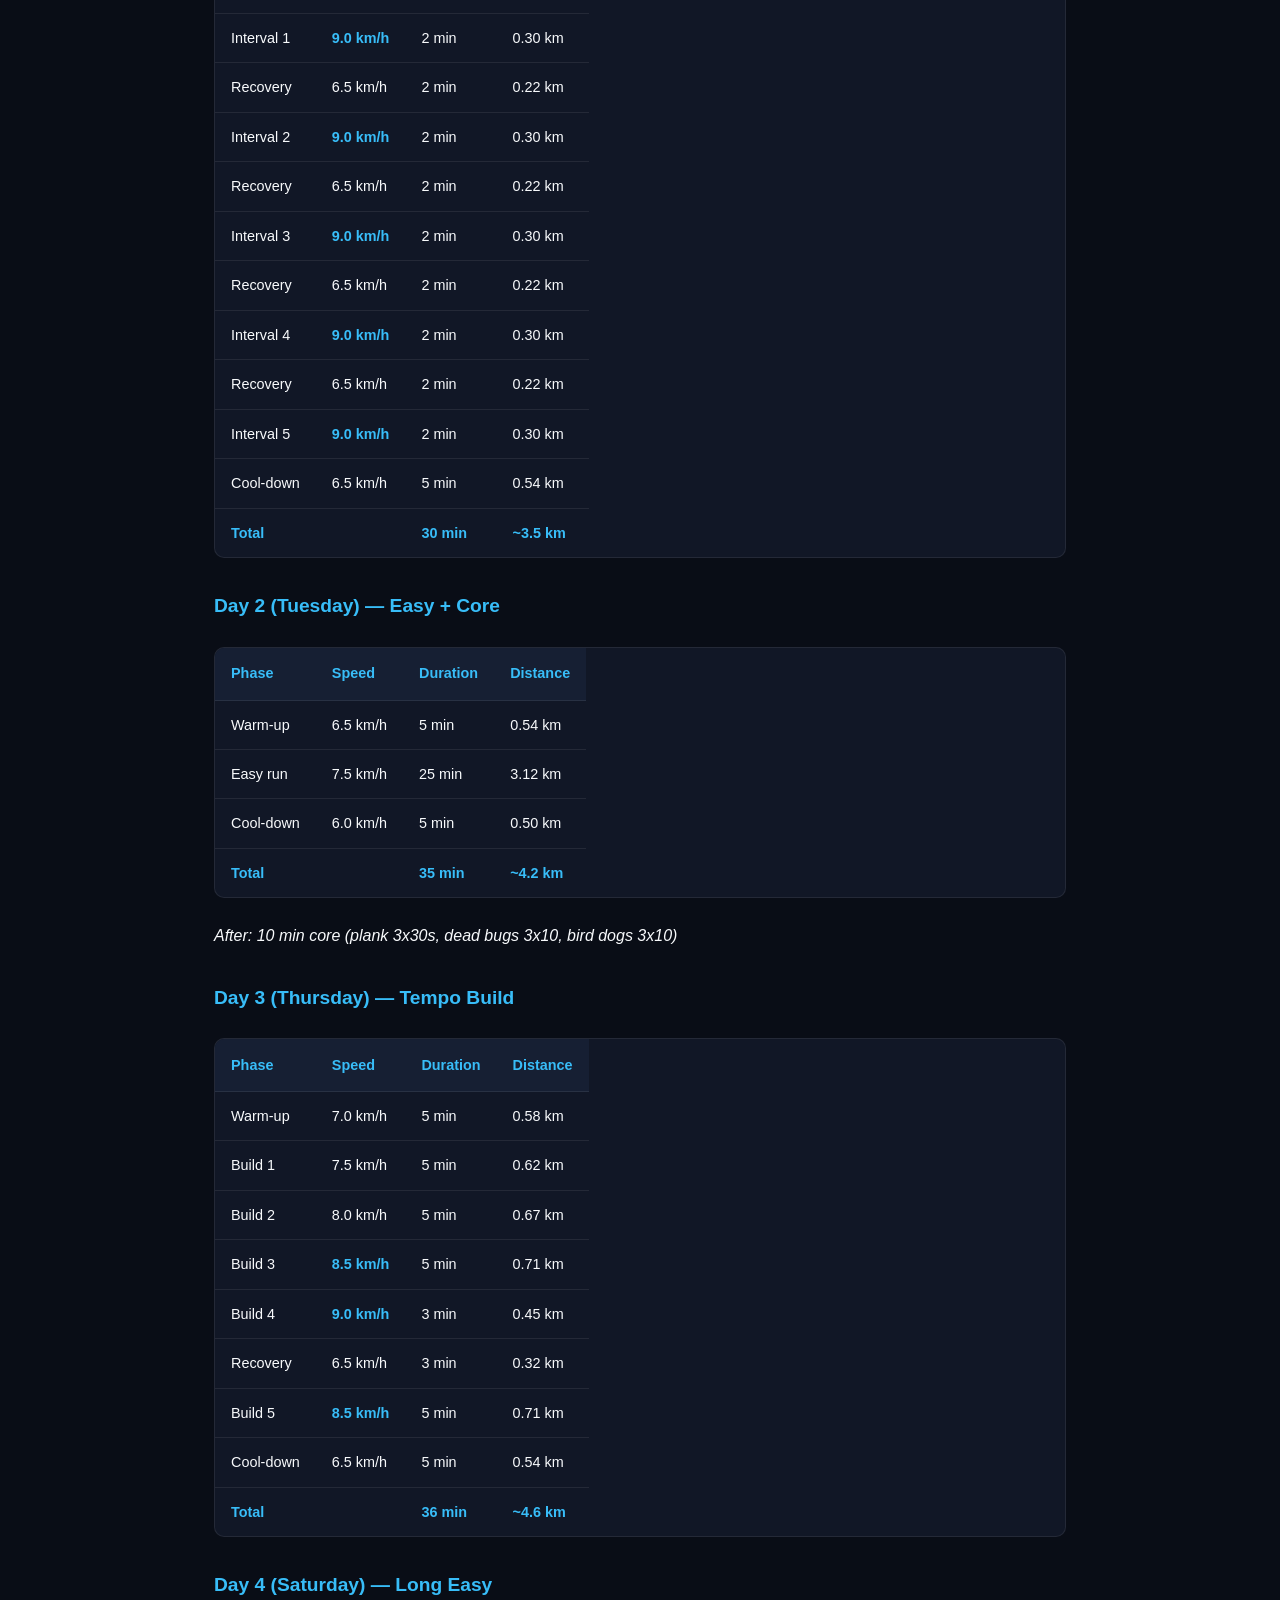
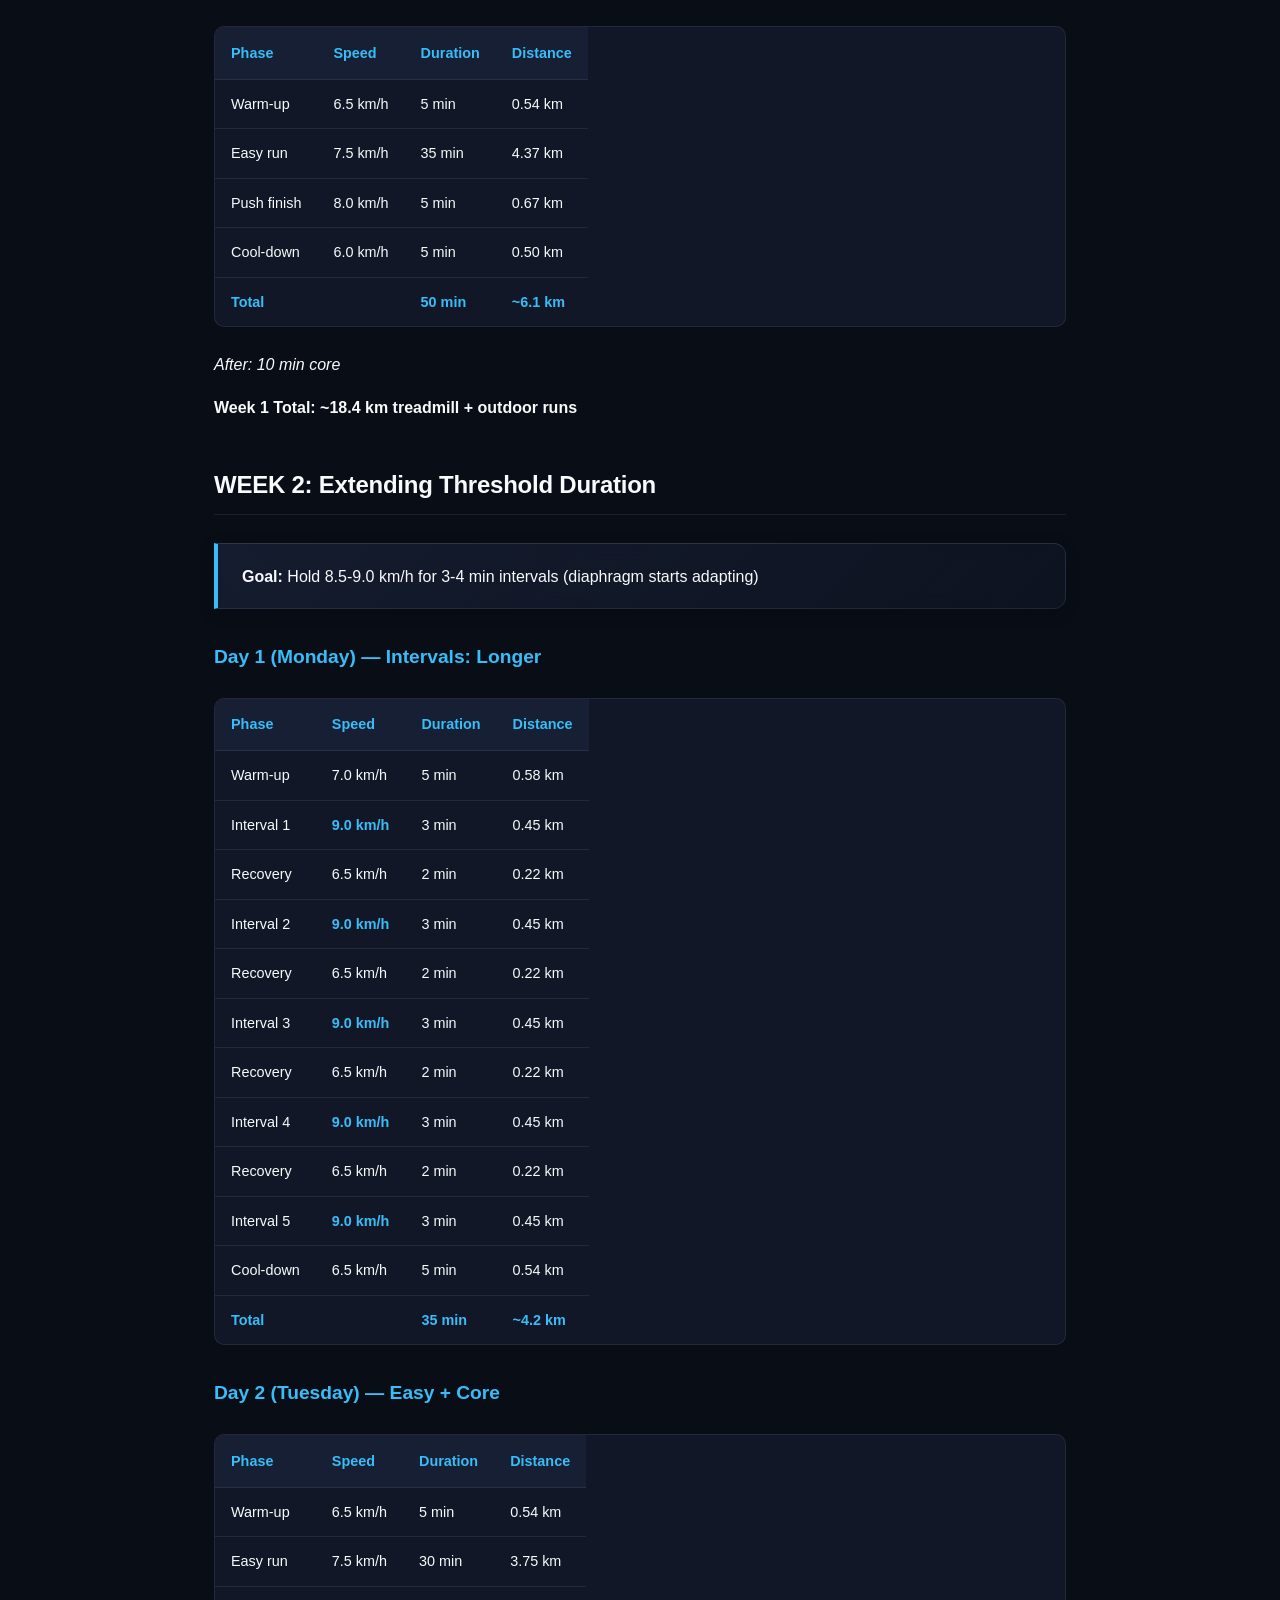
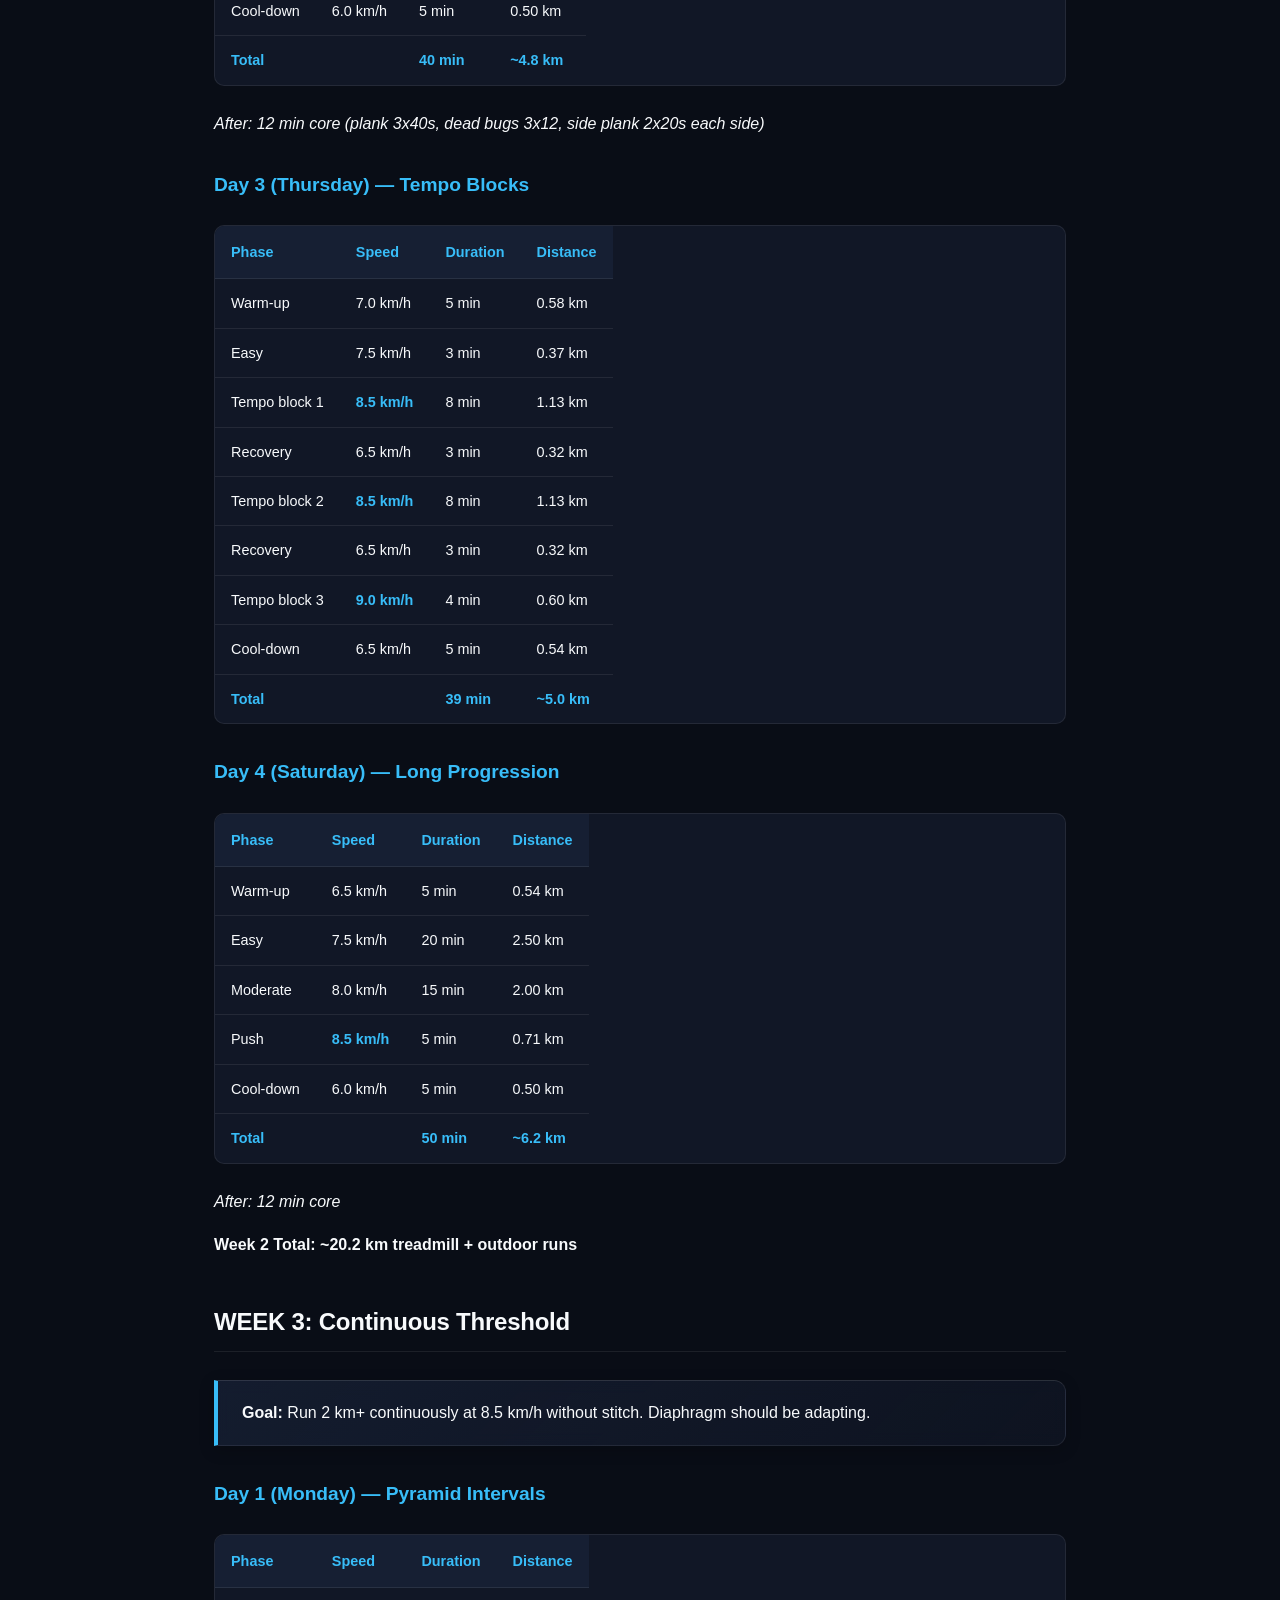
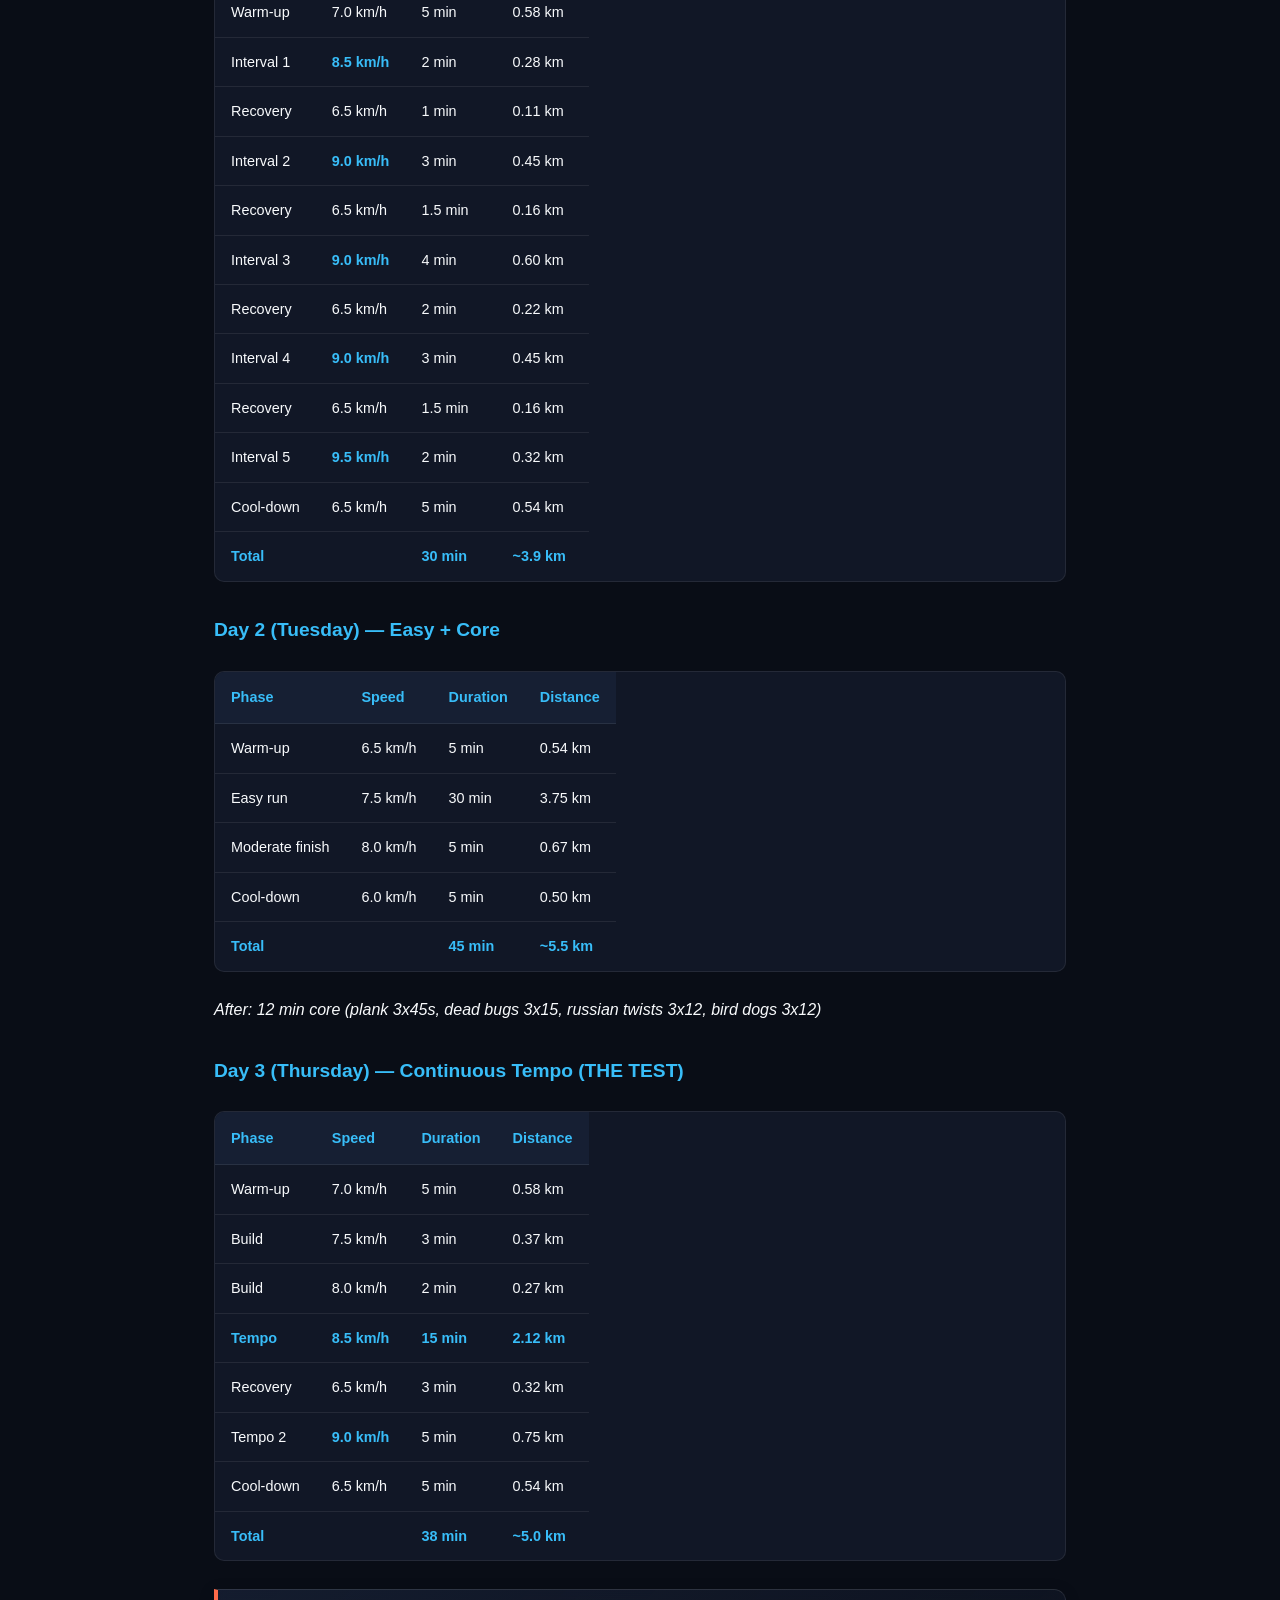
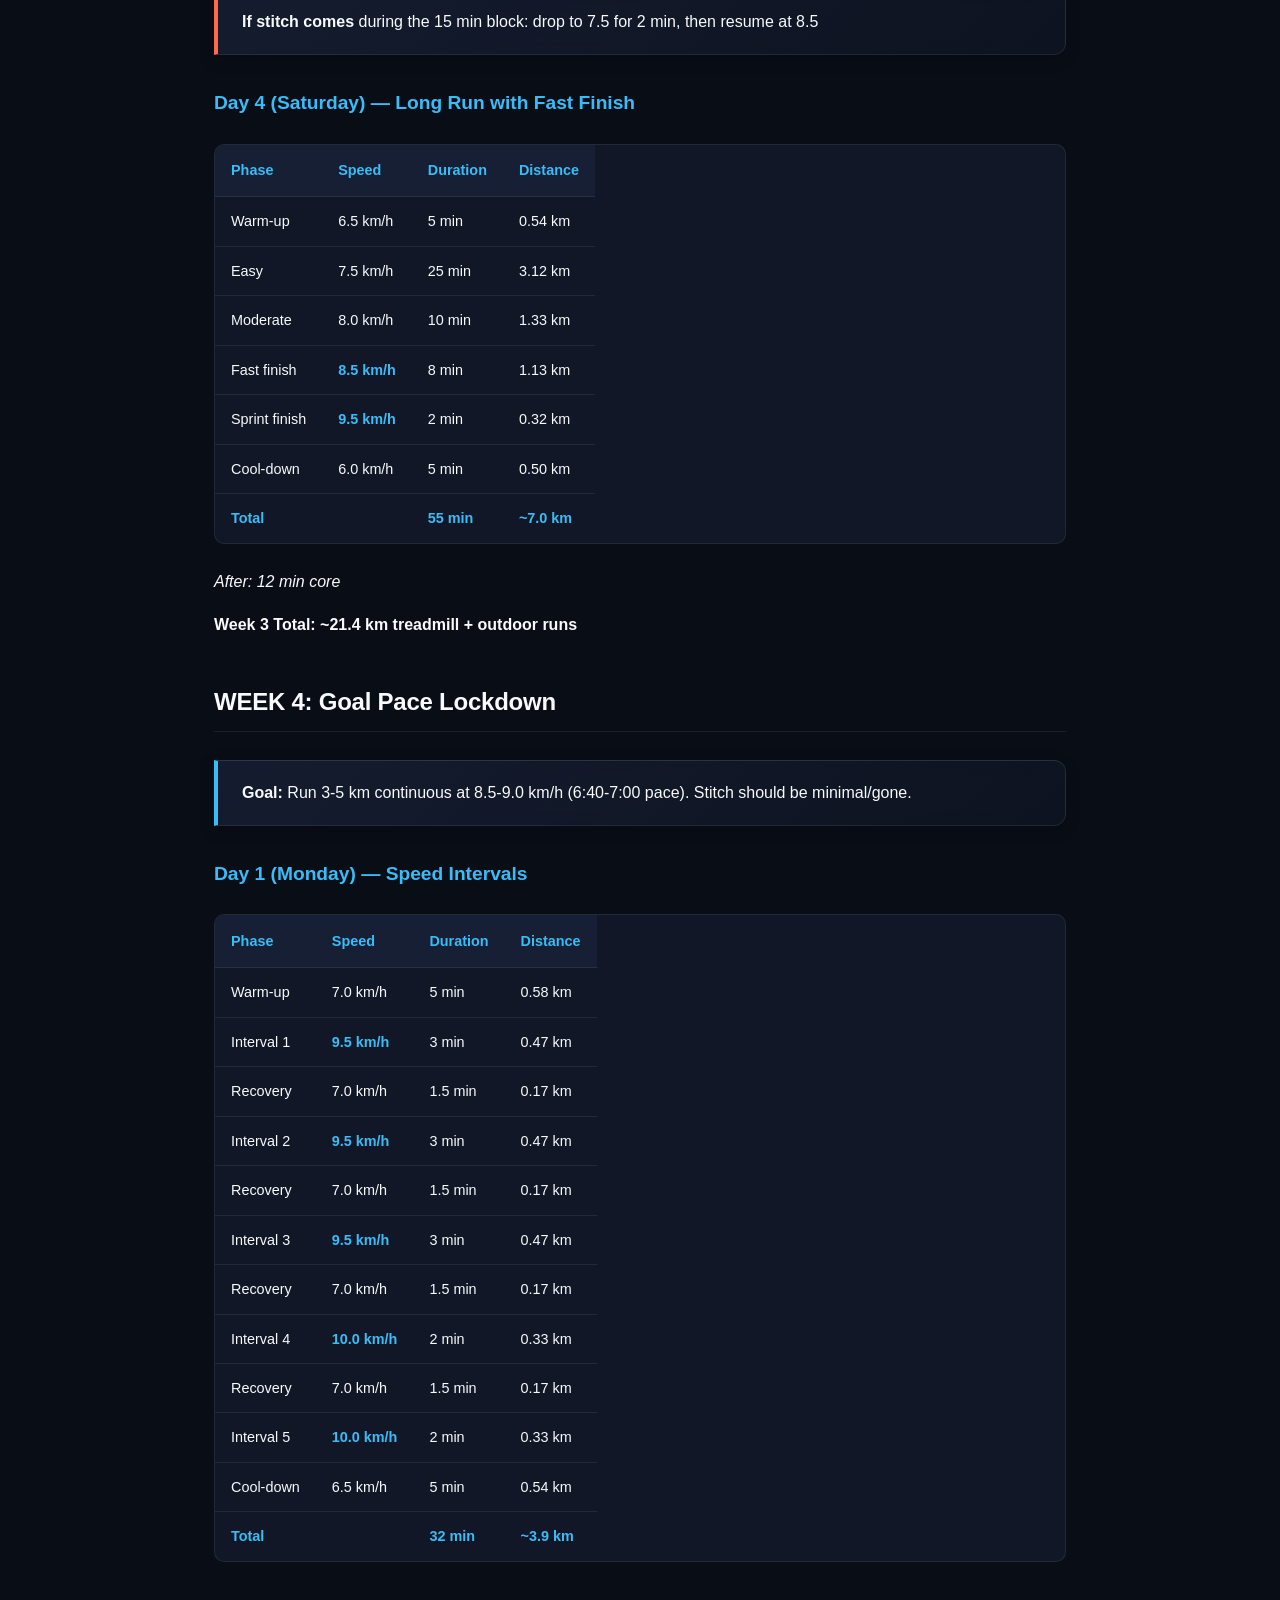
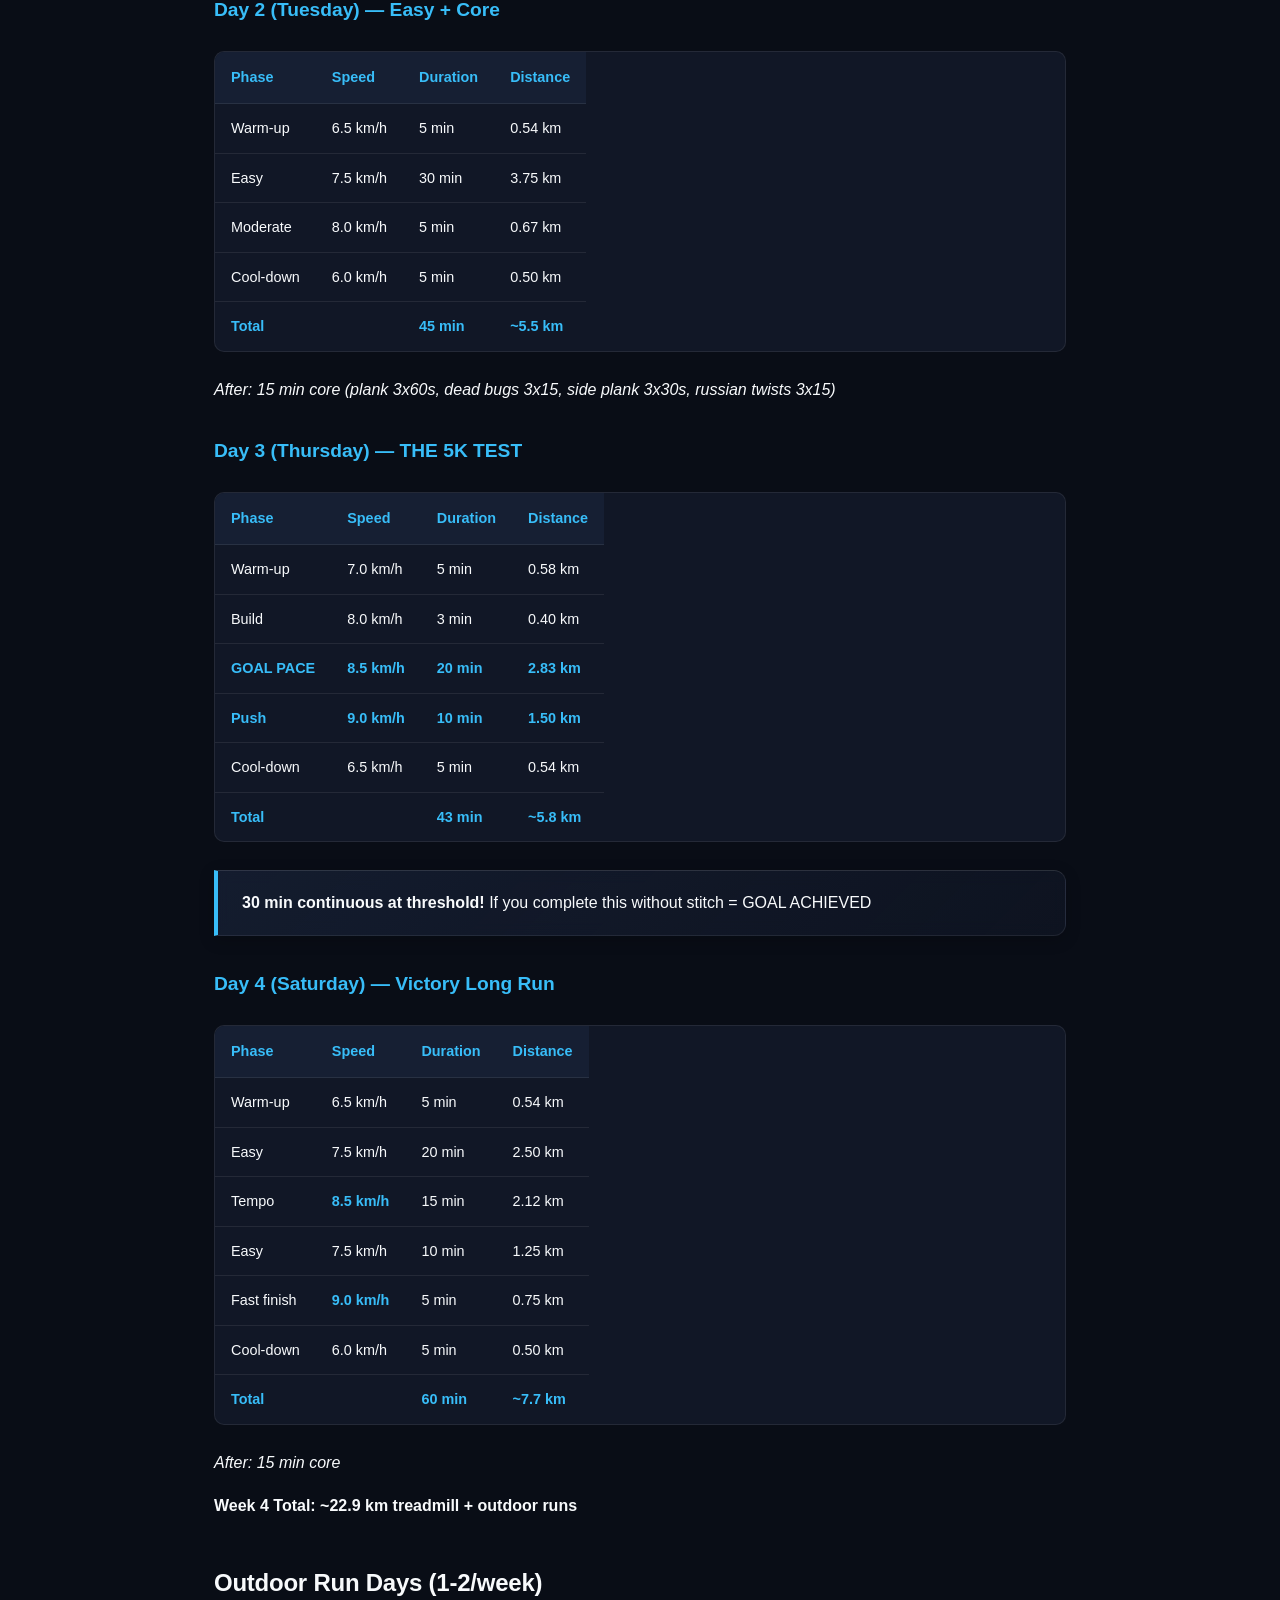
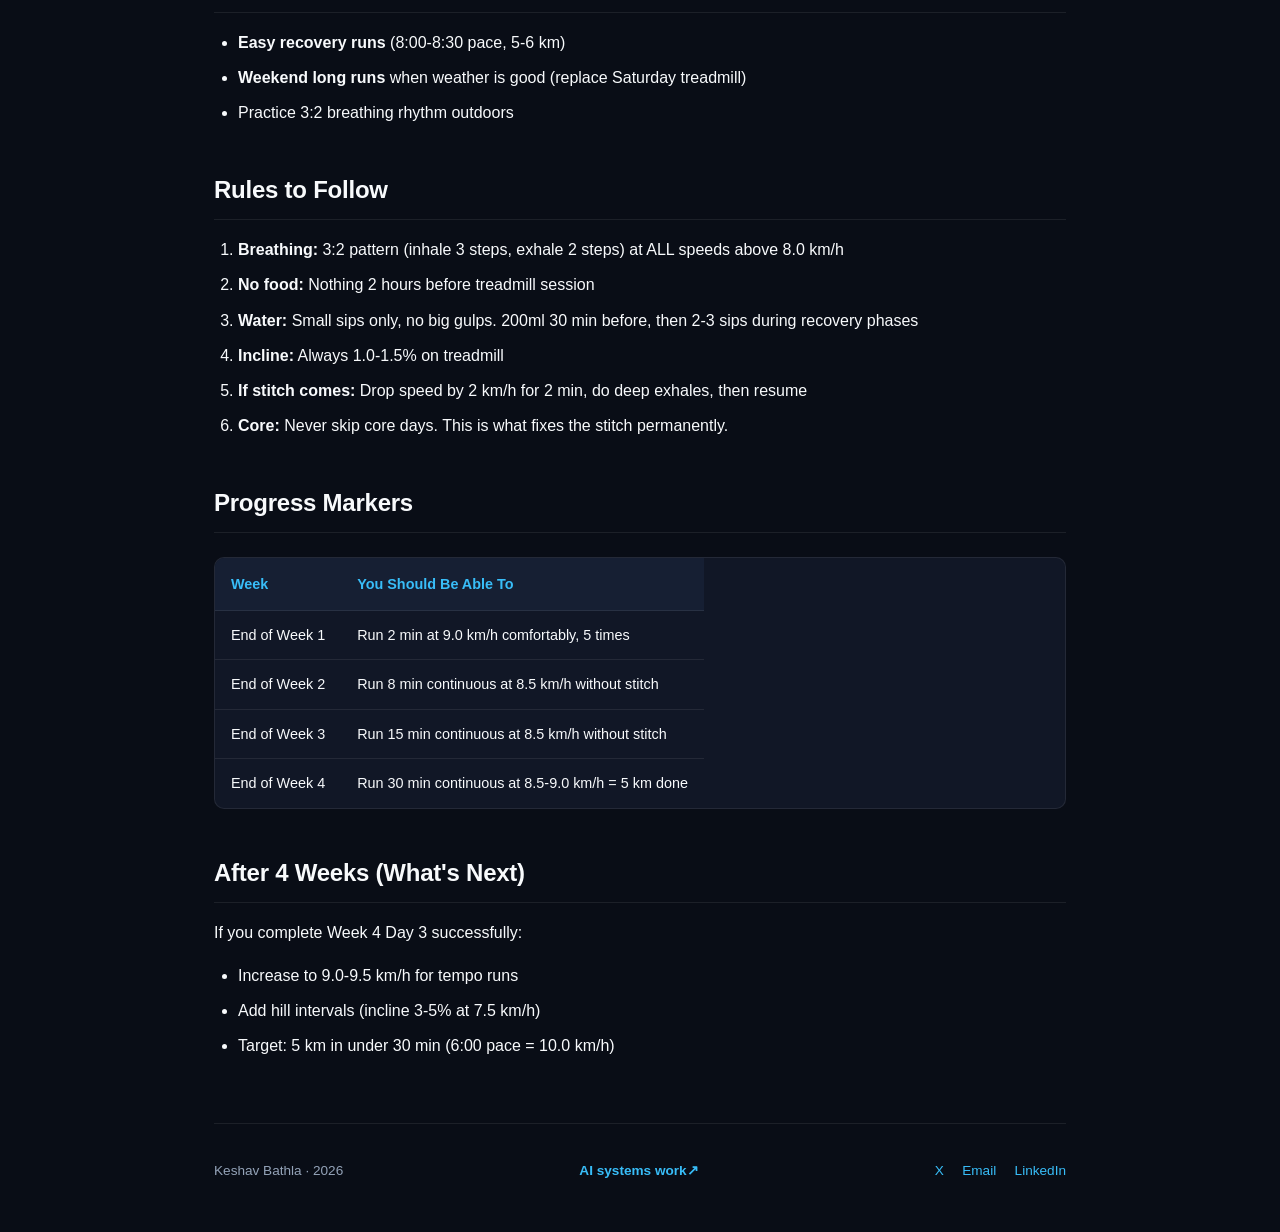
<file: sports/running/training/speed-improvement.html>
<!DOCTYPE html>
<html lang="en">
<head>
  <meta charset="UTF-8">
  <meta name="viewport" content="width=device-width, initial-scale=1.0">
  <title>4-Week Treadmill Protocol &bull; Keshav Bathla</title>
  <link rel="stylesheet" href="../../../style.css?v=4">
</head>
<body>
  <div class="container">
    <nav class="breadcrumb">
      <a href="../../../">Home</a>
      <span class="separator">/</span>
      <a href="../../">Sports</a>
      <span class="separator">/</span>
      <a href="../">Running</a>
      <span class="separator">/</span>
      <a href="./">Training</a>
      <span class="separator">/</span>
      <span class="current">Speed Plan</span>
    </nav>

    <h1>4-Week Treadmill Speed Plan</h1>
    <p class="subtitle">Breaking Through 6:30 min/km</p>

    <div class="stats">
      <div class="stat">
        <div class="stat-value">6:30</div>
        <div class="stat-label">Target Pace (min/km)</div>
      </div>
      <div class="stat">
        <div class="stat-value">5 km</div>
        <div class="stat-label">Target Distance</div>
      </div>
      <div class="stat">
        <div class="stat-value">4x/week</div>
        <div class="stat-label">Treadmill Sessions</div>
      </div>
      <div class="stat">
        <div class="stat-value">4 weeks</div>
        <div class="stat-label">Duration</div>
      </div>
    </div>

    <div class="highlight-block">
      <strong>Goal:</strong> Run 5 km at 6:30 min/km continuously without side stitch<br>
      <strong>Current Level:</strong> Comfortable at 8 min/km, stitch at 6:30-7:00 pace around 3.8-4.5 km<br>
      <strong>Schedule:</strong> 4 treadmill sessions/week + 1-2 outdoor runs<br>
      <strong>Created:</strong> May 12, 2026
    </div>

    <!-- Speed Reference -->
    <h2>Treadmill Speed Reference</h2>
    <table>
      <thead>
        <tr><th>Pace (min/km)</th><th>Treadmill Speed (km/h)</th><th>Feel</th></tr>
      </thead>
      <tbody>
        <tr><td>10:00</td><td>6.0</td><td>Easy walk/jog</td></tr>
        <tr><td>9:00</td><td>6.7</td><td>Warm-up jog</td></tr>
        <tr><td>8:30</td><td>7.0</td><td>Easy run</td></tr>
        <tr><td>8:00</td><td>7.5</td><td>Comfortable run</td></tr>
        <tr><td>7:30</td><td>8.0</td><td>Moderate</td></tr>
        <tr><td>7:00</td><td>8.5</td><td>Tempo</td></tr>
        <tr><td>6:40</td><td>9.0</td><td>Threshold</td></tr>
        <tr><td>6:20</td><td>9.5</td><td>Hard</td></tr>
        <tr><td>6:00</td><td>10.0</td><td>Fast</td></tr>
      </tbody>
    </table>
    <div class="highlight-block">
      <strong>Incline:</strong> Keep at 1.0-1.5% (simulates outdoor air resistance)
    </div>

    <!-- WEEK 1 -->
    <h2>WEEK 1: Introduction to Threshold</h2>
    <div class="highlight-block">
      <strong>Goal:</strong> Teach diaphragm to handle 8.5-9.0 km/h in short bursts
    </div>

    <h3>Day 1 (Monday) — Intervals: Short &amp; Fast</h3>
    <table>
      <thead><tr><th>Phase</th><th>Speed</th><th>Duration</th><th>Distance</th></tr></thead>
      <tbody>
        <tr><td>Warm-up</td><td>7.0 km/h</td><td>5 min</td><td>0.58 km</td></tr>
        <tr><td>Interval 1</td><td><strong>9.0 km/h</strong></td><td>2 min</td><td>0.30 km</td></tr>
        <tr><td>Recovery</td><td>6.5 km/h</td><td>2 min</td><td>0.22 km</td></tr>
        <tr><td>Interval 2</td><td><strong>9.0 km/h</strong></td><td>2 min</td><td>0.30 km</td></tr>
        <tr><td>Recovery</td><td>6.5 km/h</td><td>2 min</td><td>0.22 km</td></tr>
        <tr><td>Interval 3</td><td><strong>9.0 km/h</strong></td><td>2 min</td><td>0.30 km</td></tr>
        <tr><td>Recovery</td><td>6.5 km/h</td><td>2 min</td><td>0.22 km</td></tr>
        <tr><td>Interval 4</td><td><strong>9.0 km/h</strong></td><td>2 min</td><td>0.30 km</td></tr>
        <tr><td>Recovery</td><td>6.5 km/h</td><td>2 min</td><td>0.22 km</td></tr>
        <tr><td>Interval 5</td><td><strong>9.0 km/h</strong></td><td>2 min</td><td>0.30 km</td></tr>
        <tr><td>Cool-down</td><td>6.5 km/h</td><td>5 min</td><td>0.54 km</td></tr>
        <tr><td><strong>Total</strong></td><td></td><td><strong>30 min</strong></td><td><strong>~3.5 km</strong></td></tr>
      </tbody>
    </table>

    <h3>Day 2 (Tuesday) — Easy + Core</h3>
    <table>
      <thead><tr><th>Phase</th><th>Speed</th><th>Duration</th><th>Distance</th></tr></thead>
      <tbody>
        <tr><td>Warm-up</td><td>6.5 km/h</td><td>5 min</td><td>0.54 km</td></tr>
        <tr><td>Easy run</td><td>7.5 km/h</td><td>25 min</td><td>3.12 km</td></tr>
        <tr><td>Cool-down</td><td>6.0 km/h</td><td>5 min</td><td>0.50 km</td></tr>
        <tr><td><strong>Total</strong></td><td></td><td><strong>35 min</strong></td><td><strong>~4.2 km</strong></td></tr>
      </tbody>
    </table>
    <p><em>After: 10 min core (plank 3x30s, dead bugs 3x10, bird dogs 3x10)</em></p>

    <h3>Day 3 (Thursday) — Tempo Build</h3>
    <table>
      <thead><tr><th>Phase</th><th>Speed</th><th>Duration</th><th>Distance</th></tr></thead>
      <tbody>
        <tr><td>Warm-up</td><td>7.0 km/h</td><td>5 min</td><td>0.58 km</td></tr>
        <tr><td>Build 1</td><td>7.5 km/h</td><td>5 min</td><td>0.62 km</td></tr>
        <tr><td>Build 2</td><td>8.0 km/h</td><td>5 min</td><td>0.67 km</td></tr>
        <tr><td>Build 3</td><td><strong>8.5 km/h</strong></td><td>5 min</td><td>0.71 km</td></tr>
        <tr><td>Build 4</td><td><strong>9.0 km/h</strong></td><td>3 min</td><td>0.45 km</td></tr>
        <tr><td>Recovery</td><td>6.5 km/h</td><td>3 min</td><td>0.32 km</td></tr>
        <tr><td>Build 5</td><td><strong>8.5 km/h</strong></td><td>5 min</td><td>0.71 km</td></tr>
        <tr><td>Cool-down</td><td>6.5 km/h</td><td>5 min</td><td>0.54 km</td></tr>
        <tr><td><strong>Total</strong></td><td></td><td><strong>36 min</strong></td><td><strong>~4.6 km</strong></td></tr>
      </tbody>
    </table>

    <h3>Day 4 (Saturday) — Long Easy</h3>
    <table>
      <thead><tr><th>Phase</th><th>Speed</th><th>Duration</th><th>Distance</th></tr></thead>
      <tbody>
        <tr><td>Warm-up</td><td>6.5 km/h</td><td>5 min</td><td>0.54 km</td></tr>
        <tr><td>Easy run</td><td>7.5 km/h</td><td>35 min</td><td>4.37 km</td></tr>
        <tr><td>Push finish</td><td>8.0 km/h</td><td>5 min</td><td>0.67 km</td></tr>
        <tr><td>Cool-down</td><td>6.0 km/h</td><td>5 min</td><td>0.50 km</td></tr>
        <tr><td><strong>Total</strong></td><td></td><td><strong>50 min</strong></td><td><strong>~6.1 km</strong></td></tr>
      </tbody>
    </table>
    <p><em>After: 10 min core</em></p>
    <p><strong>Week 1 Total: ~18.4 km treadmill + outdoor runs</strong></p>

    <!-- WEEK 2 -->
    <h2>WEEK 2: Extending Threshold Duration</h2>
    <div class="highlight-block">
      <strong>Goal:</strong> Hold 8.5-9.0 km/h for 3-4 min intervals (diaphragm starts adapting)
    </div>

    <h3>Day 1 (Monday) — Intervals: Longer</h3>
    <table>
      <thead><tr><th>Phase</th><th>Speed</th><th>Duration</th><th>Distance</th></tr></thead>
      <tbody>
        <tr><td>Warm-up</td><td>7.0 km/h</td><td>5 min</td><td>0.58 km</td></tr>
        <tr><td>Interval 1</td><td><strong>9.0 km/h</strong></td><td>3 min</td><td>0.45 km</td></tr>
        <tr><td>Recovery</td><td>6.5 km/h</td><td>2 min</td><td>0.22 km</td></tr>
        <tr><td>Interval 2</td><td><strong>9.0 km/h</strong></td><td>3 min</td><td>0.45 km</td></tr>
        <tr><td>Recovery</td><td>6.5 km/h</td><td>2 min</td><td>0.22 km</td></tr>
        <tr><td>Interval 3</td><td><strong>9.0 km/h</strong></td><td>3 min</td><td>0.45 km</td></tr>
        <tr><td>Recovery</td><td>6.5 km/h</td><td>2 min</td><td>0.22 km</td></tr>
        <tr><td>Interval 4</td><td><strong>9.0 km/h</strong></td><td>3 min</td><td>0.45 km</td></tr>
        <tr><td>Recovery</td><td>6.5 km/h</td><td>2 min</td><td>0.22 km</td></tr>
        <tr><td>Interval 5</td><td><strong>9.0 km/h</strong></td><td>3 min</td><td>0.45 km</td></tr>
        <tr><td>Cool-down</td><td>6.5 km/h</td><td>5 min</td><td>0.54 km</td></tr>
        <tr><td><strong>Total</strong></td><td></td><td><strong>35 min</strong></td><td><strong>~4.2 km</strong></td></tr>
      </tbody>
    </table>

    <h3>Day 2 (Tuesday) — Easy + Core</h3>
    <table>
      <thead><tr><th>Phase</th><th>Speed</th><th>Duration</th><th>Distance</th></tr></thead>
      <tbody>
        <tr><td>Warm-up</td><td>6.5 km/h</td><td>5 min</td><td>0.54 km</td></tr>
        <tr><td>Easy run</td><td>7.5 km/h</td><td>30 min</td><td>3.75 km</td></tr>
        <tr><td>Cool-down</td><td>6.0 km/h</td><td>5 min</td><td>0.50 km</td></tr>
        <tr><td><strong>Total</strong></td><td></td><td><strong>40 min</strong></td><td><strong>~4.8 km</strong></td></tr>
      </tbody>
    </table>
    <p><em>After: 12 min core (plank 3x40s, dead bugs 3x12, side plank 2x20s each side)</em></p>

    <h3>Day 3 (Thursday) — Tempo Blocks</h3>
    <table>
      <thead><tr><th>Phase</th><th>Speed</th><th>Duration</th><th>Distance</th></tr></thead>
      <tbody>
        <tr><td>Warm-up</td><td>7.0 km/h</td><td>5 min</td><td>0.58 km</td></tr>
        <tr><td>Easy</td><td>7.5 km/h</td><td>3 min</td><td>0.37 km</td></tr>
        <tr><td>Tempo block 1</td><td><strong>8.5 km/h</strong></td><td>8 min</td><td>1.13 km</td></tr>
        <tr><td>Recovery</td><td>6.5 km/h</td><td>3 min</td><td>0.32 km</td></tr>
        <tr><td>Tempo block 2</td><td><strong>8.5 km/h</strong></td><td>8 min</td><td>1.13 km</td></tr>
        <tr><td>Recovery</td><td>6.5 km/h</td><td>3 min</td><td>0.32 km</td></tr>
        <tr><td>Tempo block 3</td><td><strong>9.0 km/h</strong></td><td>4 min</td><td>0.60 km</td></tr>
        <tr><td>Cool-down</td><td>6.5 km/h</td><td>5 min</td><td>0.54 km</td></tr>
        <tr><td><strong>Total</strong></td><td></td><td><strong>39 min</strong></td><td><strong>~5.0 km</strong></td></tr>
      </tbody>
    </table>

    <h3>Day 4 (Saturday) — Long Progression</h3>
    <table>
      <thead><tr><th>Phase</th><th>Speed</th><th>Duration</th><th>Distance</th></tr></thead>
      <tbody>
        <tr><td>Warm-up</td><td>6.5 km/h</td><td>5 min</td><td>0.54 km</td></tr>
        <tr><td>Easy</td><td>7.5 km/h</td><td>20 min</td><td>2.50 km</td></tr>
        <tr><td>Moderate</td><td>8.0 km/h</td><td>15 min</td><td>2.00 km</td></tr>
        <tr><td>Push</td><td><strong>8.5 km/h</strong></td><td>5 min</td><td>0.71 km</td></tr>
        <tr><td>Cool-down</td><td>6.0 km/h</td><td>5 min</td><td>0.50 km</td></tr>
        <tr><td><strong>Total</strong></td><td></td><td><strong>50 min</strong></td><td><strong>~6.2 km</strong></td></tr>
      </tbody>
    </table>
    <p><em>After: 12 min core</em></p>
    <p><strong>Week 2 Total: ~20.2 km treadmill + outdoor runs</strong></p>

    <!-- WEEK 3 -->
    <h2>WEEK 3: Continuous Threshold</h2>
    <div class="highlight-block">
      <strong>Goal:</strong> Run 2 km+ continuously at 8.5 km/h without stitch. Diaphragm should be adapting.
    </div>

    <h3>Day 1 (Monday) — Pyramid Intervals</h3>
    <table>
      <thead><tr><th>Phase</th><th>Speed</th><th>Duration</th><th>Distance</th></tr></thead>
      <tbody>
        <tr><td>Warm-up</td><td>7.0 km/h</td><td>5 min</td><td>0.58 km</td></tr>
        <tr><td>Interval 1</td><td><strong>8.5 km/h</strong></td><td>2 min</td><td>0.28 km</td></tr>
        <tr><td>Recovery</td><td>6.5 km/h</td><td>1 min</td><td>0.11 km</td></tr>
        <tr><td>Interval 2</td><td><strong>9.0 km/h</strong></td><td>3 min</td><td>0.45 km</td></tr>
        <tr><td>Recovery</td><td>6.5 km/h</td><td>1.5 min</td><td>0.16 km</td></tr>
        <tr><td>Interval 3</td><td><strong>9.0 km/h</strong></td><td>4 min</td><td>0.60 km</td></tr>
        <tr><td>Recovery</td><td>6.5 km/h</td><td>2 min</td><td>0.22 km</td></tr>
        <tr><td>Interval 4</td><td><strong>9.0 km/h</strong></td><td>3 min</td><td>0.45 km</td></tr>
        <tr><td>Recovery</td><td>6.5 km/h</td><td>1.5 min</td><td>0.16 km</td></tr>
        <tr><td>Interval 5</td><td><strong>9.5 km/h</strong></td><td>2 min</td><td>0.32 km</td></tr>
        <tr><td>Cool-down</td><td>6.5 km/h</td><td>5 min</td><td>0.54 km</td></tr>
        <tr><td><strong>Total</strong></td><td></td><td><strong>30 min</strong></td><td><strong>~3.9 km</strong></td></tr>
      </tbody>
    </table>

    <h3>Day 2 (Tuesday) — Easy + Core</h3>
    <table>
      <thead><tr><th>Phase</th><th>Speed</th><th>Duration</th><th>Distance</th></tr></thead>
      <tbody>
        <tr><td>Warm-up</td><td>6.5 km/h</td><td>5 min</td><td>0.54 km</td></tr>
        <tr><td>Easy run</td><td>7.5 km/h</td><td>30 min</td><td>3.75 km</td></tr>
        <tr><td>Moderate finish</td><td>8.0 km/h</td><td>5 min</td><td>0.67 km</td></tr>
        <tr><td>Cool-down</td><td>6.0 km/h</td><td>5 min</td><td>0.50 km</td></tr>
        <tr><td><strong>Total</strong></td><td></td><td><strong>45 min</strong></td><td><strong>~5.5 km</strong></td></tr>
      </tbody>
    </table>
    <p><em>After: 12 min core (plank 3x45s, dead bugs 3x15, russian twists 3x12, bird dogs 3x12)</em></p>

    <h3>Day 3 (Thursday) — Continuous Tempo (THE TEST)</h3>
    <table>
      <thead><tr><th>Phase</th><th>Speed</th><th>Duration</th><th>Distance</th></tr></thead>
      <tbody>
        <tr><td>Warm-up</td><td>7.0 km/h</td><td>5 min</td><td>0.58 km</td></tr>
        <tr><td>Build</td><td>7.5 km/h</td><td>3 min</td><td>0.37 km</td></tr>
        <tr><td>Build</td><td>8.0 km/h</td><td>2 min</td><td>0.27 km</td></tr>
        <tr><td><strong>Tempo</strong></td><td><strong>8.5 km/h</strong></td><td><strong>15 min</strong></td><td><strong>2.12 km</strong></td></tr>
        <tr><td>Recovery</td><td>6.5 km/h</td><td>3 min</td><td>0.32 km</td></tr>
        <tr><td>Tempo 2</td><td><strong>9.0 km/h</strong></td><td>5 min</td><td>0.75 km</td></tr>
        <tr><td>Cool-down</td><td>6.5 km/h</td><td>5 min</td><td>0.54 km</td></tr>
        <tr><td><strong>Total</strong></td><td></td><td><strong>38 min</strong></td><td><strong>~5.0 km</strong></td></tr>
      </tbody>
    </table>
    <div class="highlight-block warning">
      <strong>If stitch comes</strong> during the 15 min block: drop to 7.5 for 2 min, then resume at 8.5
    </div>

    <h3>Day 4 (Saturday) — Long Run with Fast Finish</h3>
    <table>
      <thead><tr><th>Phase</th><th>Speed</th><th>Duration</th><th>Distance</th></tr></thead>
      <tbody>
        <tr><td>Warm-up</td><td>6.5 km/h</td><td>5 min</td><td>0.54 km</td></tr>
        <tr><td>Easy</td><td>7.5 km/h</td><td>25 min</td><td>3.12 km</td></tr>
        <tr><td>Moderate</td><td>8.0 km/h</td><td>10 min</td><td>1.33 km</td></tr>
        <tr><td>Fast finish</td><td><strong>8.5 km/h</strong></td><td>8 min</td><td>1.13 km</td></tr>
        <tr><td>Sprint finish</td><td><strong>9.5 km/h</strong></td><td>2 min</td><td>0.32 km</td></tr>
        <tr><td>Cool-down</td><td>6.0 km/h</td><td>5 min</td><td>0.50 km</td></tr>
        <tr><td><strong>Total</strong></td><td></td><td><strong>55 min</strong></td><td><strong>~7.0 km</strong></td></tr>
      </tbody>
    </table>
    <p><em>After: 12 min core</em></p>
    <p><strong>Week 3 Total: ~21.4 km treadmill + outdoor runs</strong></p>

    <!-- WEEK 4 -->
    <h2>WEEK 4: Goal Pace Lockdown</h2>
    <div class="highlight-block">
      <strong>Goal:</strong> Run 3-5 km continuous at 8.5-9.0 km/h (6:40-7:00 pace). Stitch should be minimal/gone.
    </div>

    <h3>Day 1 (Monday) — Speed Intervals</h3>
    <table>
      <thead><tr><th>Phase</th><th>Speed</th><th>Duration</th><th>Distance</th></tr></thead>
      <tbody>
        <tr><td>Warm-up</td><td>7.0 km/h</td><td>5 min</td><td>0.58 km</td></tr>
        <tr><td>Interval 1</td><td><strong>9.5 km/h</strong></td><td>3 min</td><td>0.47 km</td></tr>
        <tr><td>Recovery</td><td>7.0 km/h</td><td>1.5 min</td><td>0.17 km</td></tr>
        <tr><td>Interval 2</td><td><strong>9.5 km/h</strong></td><td>3 min</td><td>0.47 km</td></tr>
        <tr><td>Recovery</td><td>7.0 km/h</td><td>1.5 min</td><td>0.17 km</td></tr>
        <tr><td>Interval 3</td><td><strong>9.5 km/h</strong></td><td>3 min</td><td>0.47 km</td></tr>
        <tr><td>Recovery</td><td>7.0 km/h</td><td>1.5 min</td><td>0.17 km</td></tr>
        <tr><td>Interval 4</td><td><strong>10.0 km/h</strong></td><td>2 min</td><td>0.33 km</td></tr>
        <tr><td>Recovery</td><td>7.0 km/h</td><td>1.5 min</td><td>0.17 km</td></tr>
        <tr><td>Interval 5</td><td><strong>10.0 km/h</strong></td><td>2 min</td><td>0.33 km</td></tr>
        <tr><td>Cool-down</td><td>6.5 km/h</td><td>5 min</td><td>0.54 km</td></tr>
        <tr><td><strong>Total</strong></td><td></td><td><strong>32 min</strong></td><td><strong>~3.9 km</strong></td></tr>
      </tbody>
    </table>

    <h3>Day 2 (Tuesday) — Easy + Core</h3>
    <table>
      <thead><tr><th>Phase</th><th>Speed</th><th>Duration</th><th>Distance</th></tr></thead>
      <tbody>
        <tr><td>Warm-up</td><td>6.5 km/h</td><td>5 min</td><td>0.54 km</td></tr>
        <tr><td>Easy</td><td>7.5 km/h</td><td>30 min</td><td>3.75 km</td></tr>
        <tr><td>Moderate</td><td>8.0 km/h</td><td>5 min</td><td>0.67 km</td></tr>
        <tr><td>Cool-down</td><td>6.0 km/h</td><td>5 min</td><td>0.50 km</td></tr>
        <tr><td><strong>Total</strong></td><td></td><td><strong>45 min</strong></td><td><strong>~5.5 km</strong></td></tr>
      </tbody>
    </table>
    <p><em>After: 15 min core (plank 3x60s, dead bugs 3x15, side plank 3x30s, russian twists 3x15)</em></p>

    <h3>Day 3 (Thursday) — THE 5K TEST</h3>
    <table>
      <thead><tr><th>Phase</th><th>Speed</th><th>Duration</th><th>Distance</th></tr></thead>
      <tbody>
        <tr><td>Warm-up</td><td>7.0 km/h</td><td>5 min</td><td>0.58 km</td></tr>
        <tr><td>Build</td><td>8.0 km/h</td><td>3 min</td><td>0.40 km</td></tr>
        <tr><td><strong>GOAL PACE</strong></td><td><strong>8.5 km/h</strong></td><td><strong>20 min</strong></td><td><strong>2.83 km</strong></td></tr>
        <tr><td><strong>Push</strong></td><td><strong>9.0 km/h</strong></td><td><strong>10 min</strong></td><td><strong>1.50 km</strong></td></tr>
        <tr><td>Cool-down</td><td>6.5 km/h</td><td>5 min</td><td>0.54 km</td></tr>
        <tr><td><strong>Total</strong></td><td></td><td><strong>43 min</strong></td><td><strong>~5.8 km</strong></td></tr>
      </tbody>
    </table>
    <div class="highlight-block">
      <strong>30 min continuous at threshold!</strong> If you complete this without stitch = GOAL ACHIEVED
    </div>

    <h3>Day 4 (Saturday) — Victory Long Run</h3>
    <table>
      <thead><tr><th>Phase</th><th>Speed</th><th>Duration</th><th>Distance</th></tr></thead>
      <tbody>
        <tr><td>Warm-up</td><td>6.5 km/h</td><td>5 min</td><td>0.54 km</td></tr>
        <tr><td>Easy</td><td>7.5 km/h</td><td>20 min</td><td>2.50 km</td></tr>
        <tr><td>Tempo</td><td><strong>8.5 km/h</strong></td><td>15 min</td><td>2.12 km</td></tr>
        <tr><td>Easy</td><td>7.5 km/h</td><td>10 min</td><td>1.25 km</td></tr>
        <tr><td>Fast finish</td><td><strong>9.0 km/h</strong></td><td>5 min</td><td>0.75 km</td></tr>
        <tr><td>Cool-down</td><td>6.0 km/h</td><td>5 min</td><td>0.50 km</td></tr>
        <tr><td><strong>Total</strong></td><td></td><td><strong>60 min</strong></td><td><strong>~7.7 km</strong></td></tr>
      </tbody>
    </table>
    <p><em>After: 15 min core</em></p>
    <p><strong>Week 4 Total: ~22.9 km treadmill + outdoor runs</strong></p>

    <!-- Outdoor Runs -->
    <h2>Outdoor Run Days (1-2/week)</h2>
    <ul>
      <li><strong>Easy recovery runs</strong> (8:00-8:30 pace, 5-6 km)</li>
      <li><strong>Weekend long runs</strong> when weather is good (replace Saturday treadmill)</li>
      <li>Practice 3:2 breathing rhythm outdoors</li>
    </ul>

    <!-- Rules -->
    <h2>Rules to Follow</h2>
    <ol>
      <li><strong>Breathing:</strong> 3:2 pattern (inhale 3 steps, exhale 2 steps) at ALL speeds above 8.0 km/h</li>
      <li><strong>No food:</strong> Nothing 2 hours before treadmill session</li>
      <li><strong>Water:</strong> Small sips only, no big gulps. 200ml 30 min before, then 2-3 sips during recovery phases</li>
      <li><strong>Incline:</strong> Always 1.0-1.5% on treadmill</li>
      <li><strong>If stitch comes:</strong> Drop speed by 2 km/h for 2 min, do deep exhales, then resume</li>
      <li><strong>Core:</strong> Never skip core days. This is what fixes the stitch permanently.</li>
    </ol>

    <!-- Progress -->
    <h2>Progress Markers</h2>
    <table>
      <thead><tr><th>Week</th><th>You Should Be Able To</th></tr></thead>
      <tbody>
        <tr><td>End of Week 1</td><td>Run 2 min at 9.0 km/h comfortably, 5 times</td></tr>
        <tr><td>End of Week 2</td><td>Run 8 min continuous at 8.5 km/h without stitch</td></tr>
        <tr><td>End of Week 3</td><td>Run 15 min continuous at 8.5 km/h without stitch</td></tr>
        <tr><td>End of Week 4</td><td>Run 30 min continuous at 8.5-9.0 km/h = 5 km done</td></tr>
      </tbody>
    </table>

    <!-- What's Next -->
    <h2>After 4 Weeks (What's Next)</h2>
    <p>If you complete Week 4 Day 3 successfully:</p>
    <ul>
      <li>Increase to 9.0-9.5 km/h for tempo runs</li>
      <li>Add hill intervals (incline 3-5% at 7.5 km/h)</li>
      <li>Target: 5 km in under 30 min (6:00 pace = 10.0 km/h)</li>
    </ul>

    <footer class="footer">
      <p class="footer-id">Keshav Bathla &middot; 2026</p>
      <a class="footer-work" href="https://import-keshav.github.io/">AI systems work <span aria-hidden="true">↗</span></a>
      <nav class="footer-links" aria-label="Contact">
        <a href="https://x.com/import_keshav" rel="me noopener">X</a>
        <a href="mailto:keshavbathla2017@gmail.com">Email</a>
        <a href="https://www.linkedin.com/in/keshav-bathla-b517a2152/" rel="me noopener">LinkedIn</a>
      </nav>
    </footer>
  </div>
</body>
</html>
</file>
<file: style.css>
* {
  margin: 0;
  padding: 0;
  box-sizing: border-box;
}

:root {
  --bg: #090d16;
  --surface: #111726;
  --surface-elevated: #161f33;
  --border: rgba(255, 255, 255, 0.08);
  --border-hover: rgba(255, 255, 255, 0.16);
  --text: #f8fafc;
  --text-muted: #94a3b8;
  --accent: #38bdf8;
  --accent-coral: #ff6b4a;
  --accent-gold: #fbbf24;
  --accent-emerald: #10b981;
  --link: #38bdf8;
  --link-hover: #7dd3fc;
}

html {
  font-size: 16px;
  scroll-behavior: smooth;
}

body {
  font-family: -apple-system, BlinkMacSystemFont, "Segoe UI", Roboto, "Helvetica Neue", Arial, sans-serif;
  background-color: var(--bg);
  background-image:
    radial-gradient(ellipse 80% 50% at 50% -20%, rgba(56, 189, 248, 0.12), transparent),
    radial-gradient(circle 600px at 90% 20%, rgba(99, 102, 241, 0.05), transparent),
    radial-gradient(circle 500px at 10% 40%, rgba(255, 107, 74, 0.04), transparent);
  background-attachment: fixed;
  color: var(--text);
  line-height: 1.7;
  min-height: 100vh;
}

.container {
  max-width: 900px;
  margin: 0 auto;
  padding: 2.5rem 1.5rem;
}

/* Sticky Glassmorphic Navigation / Breadcrumb */
.breadcrumb {
  position: sticky;
  top: 1rem;
  z-index: 50;
  display: flex;
  gap: 0.5rem;
  align-items: center;
  margin-bottom: 2rem;
  padding: 0.65rem 1rem;
  background: rgba(17, 23, 38, 0.75);
  backdrop-filter: blur(12px);
  -webkit-backdrop-filter: blur(12px);
  border: 1px solid var(--border);
  border-top: 1px solid rgba(255, 255, 255, 0.12);
  border-radius: 12px;
  font-size: 0.88rem;
  color: var(--text-muted);
  box-shadow: 0 4px 20px rgba(0, 0, 0, 0.25);
}

.breadcrumb a {
  color: var(--text-muted);
  text-decoration: none;
  transition: color 0.2s ease;
}

.breadcrumb a:hover {
  color: var(--accent);
}

.breadcrumb .separator {
  color: var(--border-hover);
}

.breadcrumb .current {
  color: var(--text);
  font-weight: 500;
}

/* Headings */
h1 {
  font-size: 2.2rem;
  font-weight: 700;
  margin-bottom: 0.5rem;
  color: var(--text);
  letter-spacing: -0.02em;
}

h2 {
  font-size: 1.5rem;
  font-weight: 600;
  margin-top: 2.75rem;
  margin-bottom: 1rem;
  color: var(--text);
  border-bottom: 1px solid var(--border);
  padding-bottom: 0.5rem;
  letter-spacing: -0.01em;
}

h3 {
  font-size: 1.2rem;
  font-weight: 600;
  margin-top: 2rem;
  margin-bottom: 0.75rem;
  color: var(--accent);
}

/* Paragraphs */
p {
  margin-bottom: 1rem;
}

.subtitle {
  color: var(--text-muted);
  font-size: 1.1rem;
  margin-bottom: 2rem;
}

/* Hero Bento Layout */
.hero-bento {
  display: grid;
  grid-template-columns: 1fr 220px;
  gap: 2.5rem;
  align-items: center;
  margin-bottom: 2.5rem;
  padding-top: 0.5rem;
}

.hero-content {
  display: flex;
  flex-direction: column;
  gap: 0.75rem;
}

.hero-name {
  font-size: 2.75rem;
  font-weight: 800;
  line-height: 1.15;
  letter-spacing: -0.03em;
  background: linear-gradient(135deg, #ffffff 0%, #cbd5e1 55%, #94a3b8 100%);
  -webkit-background-clip: text;
  -webkit-text-fill-color: transparent;
  margin: 0.25rem 0 0.25rem 0;
}

.hero-bio {
  font-size: 1.05rem;
  color: var(--text-muted);
  line-height: 1.6;
  margin: 0;
}

.hero-work-link {
  display: inline-flex;
  align-items: center;
  min-height: 44px;
  font-size: 0.88rem;
  font-weight: 500;
  color: var(--accent);
  width: fit-content;
  text-decoration: none;
}

.hero-work-link:hover {
  color: var(--link-hover);
  text-decoration: underline;
}

.hero-badges {
  display: flex;
  flex-wrap: wrap;
  gap: 0.5rem;
  margin-top: 0.4rem;
}

/* Status Pill & Pulsing Dot */
.status-pill {
  display: inline-flex;
  align-items: center;
  gap: 0.55rem;
  padding: 0.35rem 0.85rem;
  background: rgba(16, 185, 129, 0.08);
  border: 1px solid rgba(16, 185, 129, 0.25);
  border-radius: 9999px;
  font-size: 0.8rem;
  font-weight: 500;
  color: #34d399;
  width: fit-content;
  letter-spacing: 0.01em;
}

.status-dot {
  width: 8px;
  height: 8px;
  background: #10b981;
  border-radius: 50%;
  position: relative;
  display: inline-block;
  flex-shrink: 0;
}

.status-dot::after {
  content: '';
  position: absolute;
  top: -2px;
  left: -2px;
  right: -2px;
  bottom: -2px;
  border-radius: 50%;
  background: rgba(16, 185, 129, 0.6);
  animation: pulse-ring 2s cubic-bezier(0.24, 0, 0.38, 1) infinite;
}

@keyframes pulse-ring {
  0% {
    transform: scale(0.95);
    opacity: 0.85;
  }
  60%, 100% {
    transform: scale(2.4);
    opacity: 0;
  }
}

/* Hero Athlete Spotlight Card */
.hero-athlete-card {
  position: relative;
  width: 220px;
  height: 280px;
  border-radius: 16px;
  overflow: hidden;
  cursor: pointer;
  border: 1px solid var(--border);
  border-top: 1px solid rgba(255, 255, 255, 0.16);
  box-shadow: inset 0 1px 0 0 rgba(255, 255, 255, 0.08), 0 12px 32px rgba(0, 0, 0, 0.4);
  transition: transform 0.3s cubic-bezier(0.16, 1, 0.3, 1), box-shadow 0.3s cubic-bezier(0.16, 1, 0.3, 1), border-color 0.3s ease;
  background: var(--surface);
  user-select: none;
  outline: none;
  padding: 0;
  display: block;
}

.hero-athlete-card:hover,
.hero-athlete-card:focus-visible {
  transform: translateY(-4px) scale(1.02);
  box-shadow: inset 0 1px 0 0 rgba(255, 255, 255, 0.15), 0 20px 40px rgba(0, 0, 0, 0.5), 0 0 28px rgba(56, 189, 248, 0.22);
  border-color: rgba(56, 189, 248, 0.4);
}

.athlete-img {
  width: 100%;
  height: 100%;
  object-fit: cover;
  object-position: center 25%;
  display: block;
  transition: transform 0.5s cubic-bezier(0.16, 1, 0.3, 1);
}

.hero-athlete-card:hover .athlete-img,
.hero-athlete-card:focus-visible .athlete-img {
  transform: scale(1.06);
}

.athlete-card-overlay {
  position: absolute;
  inset: 0;
  background: linear-gradient(180deg, rgba(9, 13, 22, 0.1) 0%, rgba(9, 13, 22, 0.25) 40%, rgba(9, 13, 22, 0.88) 100%);
  display: flex;
  flex-direction: column;
  justify-content: space-between;
  padding: 0.85rem;
  pointer-events: none;
}

.athlete-card-tag {
  align-self: flex-start;
  padding: 0.25rem 0.6rem;
  background: rgba(15, 23, 42, 0.75);
  backdrop-filter: blur(8px);
  -webkit-backdrop-filter: blur(8px);
  border: 1px solid rgba(255, 255, 255, 0.14);
  border-radius: 9999px;
  font-size: 0.72rem;
  font-weight: 600;
  color: #e2e8f0;
  letter-spacing: 0.02em;
}

.athlete-expand-pill {
  align-self: flex-end;
  display: inline-flex;
  align-items: center;
  gap: 0.35rem;
  padding: 0.3rem 0.65rem;
  background: rgba(15, 23, 42, 0.8);
  backdrop-filter: blur(8px);
  -webkit-backdrop-filter: blur(8px);
  border: 1px solid rgba(255, 255, 255, 0.16);
  border-radius: 9999px;
  font-size: 0.72rem;
  font-weight: 500;
  color: #f1f5f9;
  transition: all 0.2s ease;
}

.hero-athlete-card:hover .athlete-expand-pill,
.hero-athlete-card:focus-visible .athlete-expand-pill {
  background: rgba(56, 189, 248, 0.25);
  border-color: rgba(56, 189, 248, 0.5);
  color: #38bdf8;
  transform: translateY(-1px);
}

/* Compact Subpage Hero & Mini Avatar */
.hero-compact {
  display: flex;
  align-items: center;
  gap: 1.25rem;
  margin-bottom: 2rem;
}

.avatar-btn {
  background: none;
  border: none;
  padding: 0;
  cursor: pointer;
  border-radius: 50%;
  display: inline-block;
  position: relative;
  flex-shrink: 0;
  outline: none;
}

.avatar-btn::before {
  content: '';
  position: absolute;
  inset: -3px;
  border-radius: 50%;
  background: linear-gradient(135deg, rgba(56, 189, 248, 0.6), rgba(255, 107, 74, 0.5));
  z-index: 0;
  transition: opacity 0.25s ease, transform 0.25s ease;
  opacity: 0.8;
}

.avatar-btn:hover::before,
.avatar-btn:focus-visible::before {
  opacity: 1;
  transform: scale(1.08);
}

.avatar-img {
  position: relative;
  z-index: 1;
  width: 72px;
  height: 72px;
  border-radius: 50%;
  object-fit: cover;
  display: block;
  border: 2px solid var(--bg);
  box-shadow: 0 4px 16px rgba(0, 0, 0, 0.4);
  transition: transform 0.25s ease;
}

.avatar-btn:hover .avatar-img {
  transform: scale(1.02);
}

.hero-compact-info h1 {
  margin-bottom: 0.25rem;
}

.hero-compact-info .subtitle {
  margin-bottom: 0;
}

/* Legacy hero-profile fallback */
.hero-profile {
  display: flex;
  align-items: center;
  gap: 1.25rem;
  margin-bottom: 2rem;
}

/* Links */
a {
  color: var(--link);
  text-decoration: none;
  transition: color 0.2s ease;
}

a:hover {
  color: var(--link-hover);
  text-decoration: underline;
}

/* Cards with Top-Edge Lighting & Hover Glow */
.card-grid {
  display: grid;
  grid-template-columns: repeat(auto-fill, minmax(280px, 1fr));
  gap: 1.5rem;
  margin-top: 1.5rem;
}

.card {
  background: linear-gradient(180deg, var(--surface) 0%, rgba(17, 23, 38, 0.7) 100%);
  border: 1px solid var(--border);
  border-top: 1px solid rgba(255, 255, 255, 0.14);
  box-shadow: inset 0 1px 0 0 rgba(255, 255, 255, 0.06), 0 4px 16px rgba(0, 0, 0, 0.25);
  border-radius: 14px;
  padding: 1.5rem;
  transition: border-color 0.25s ease, transform 0.25s cubic-bezier(0.16, 1, 0.3, 1), box-shadow 0.25s ease;
  text-decoration: none;
  color: var(--text);
  display: block;
  position: relative;
}

.card:hover {
  border-color: rgba(56, 189, 248, 0.3);
  border-top-color: rgba(56, 189, 248, 0.6);
  transform: translateY(-3px);
  box-shadow: inset 0 1px 0 0 rgba(255, 255, 255, 0.12), 0 12px 30px rgba(0, 0, 0, 0.4), 0 0 24px rgba(56, 189, 248, 0.12);
  text-decoration: none;
}

.card h3 {
  margin-top: 0;
  margin-bottom: 0.5rem;
}

.card p {
  color: var(--text-muted);
  font-size: 0.9rem;
  margin-bottom: 0;
  line-height: 1.6;
}

/* Tables */
table {
  width: 100%;
  border-collapse: separate;
  border-spacing: 0;
  margin: 1.5rem 0;
  font-size: 0.9rem;
  overflow-x: auto;
  display: block;
  border: 1px solid var(--border);
  border-radius: 10px;
  background: var(--surface);
}

thead {
  background: var(--surface-elevated);
}

th {
  padding: 0.85rem 1rem;
  text-align: left;
  font-weight: 600;
  color: var(--accent);
  border-bottom: 1px solid var(--border);
  white-space: nowrap;
}

td {
  padding: 0.75rem 1rem;
  border-bottom: 1px solid var(--border);
  color: var(--text);
}

tr:last-child td {
  border-bottom: none;
}

tr:hover td {
  background: rgba(56, 189, 248, 0.04);
}

/* Stats Cockpit (Single unified card container on homepage) */
.stats-cockpit {
  display: grid;
  grid-template-columns: repeat(4, 1fr);
  background: linear-gradient(180deg, var(--surface) 0%, rgba(17, 23, 38, 0.75) 100%);
  border: 1px solid var(--border);
  border-top: 1px solid rgba(255, 255, 255, 0.14);
  box-shadow: inset 0 1px 0 0 rgba(255, 255, 255, 0.06), 0 6px 24px rgba(0, 0, 0, 0.28);
  border-radius: 14px;
  margin: 2rem 0;
  overflow: hidden;
}

.stat-cell {
  padding: 1.5rem 1.25rem;
  text-align: center;
  display: flex;
  flex-direction: column;
  justify-content: center;
  align-items: center;
  transition: background-color 0.2s ease;
}

.stat-cell:not(:last-child) {
  border-right: 1px solid var(--border);
}

.stat-cell:hover {
  background: rgba(255, 255, 255, 0.02);
}

.stat-cell .stat-value {
  font-size: 1.75rem;
  line-height: 1.2;
  display: flex;
  align-items: baseline;
  justify-content: center;
}

.stat-cell .stat-label {
  font-size: 0.72rem;
  font-weight: 600;
  text-transform: uppercase;
  letter-spacing: 0.08em;
  color: var(--text-muted);
  margin-top: 0.45rem;
}

.stat-cell .stat-sub {
  font-size: 0.78rem;
  color: var(--text-muted);
  opacity: 0.85;
  margin-top: 0.35rem;
}

/* Bold Tabular Numbers & Muted Uppercase Units */
.stat-num {
  font-weight: 700;
  font-variant-numeric: tabular-nums;
  color: var(--accent);
}

.stat-unit {
  font-size: 0.85rem;
  font-weight: 600;
  text-transform: uppercase;
  letter-spacing: 0.05em;
  color: var(--text-muted);
  margin-left: 0.25rem;
}

/* Stats Grid (Subpages: 3-column desktop, 2-column mobile) */
.stats-grid {
  display: grid;
  grid-template-columns: repeat(3, 1fr);
  gap: 1rem;
  margin: 1.75rem 0;
}

/* Fallback / General Stats container */
.stats {
  display: grid;
  grid-template-columns: repeat(auto-fit, minmax(140px, 1fr));
  gap: 1rem;
  margin: 1.75rem 0;
}

.stat {
  background: linear-gradient(180deg, var(--surface) 0%, rgba(17, 23, 38, 0.6) 100%);
  border: 1px solid var(--border);
  border-top: 1px solid rgba(255, 255, 255, 0.12);
  box-shadow: inset 0 1px 0 0 rgba(255, 255, 255, 0.05), 0 4px 16px rgba(0, 0, 0, 0.2);
  border-radius: 12px;
  padding: 1.25rem 1rem;
  text-align: center;
  transition: border-color 0.2s ease, transform 0.2s ease, box-shadow 0.2s ease;
}

.stat:hover {
  border-color: rgba(56, 189, 248, 0.3);
  border-top-color: rgba(56, 189, 248, 0.5);
  transform: translateY(-2px);
  box-shadow: inset 0 1px 0 0 rgba(255, 255, 255, 0.1), 0 6px 20px rgba(0, 0, 0, 0.25);
}

.stat-value {
  font-size: 1.6rem;
  line-height: 1.2;
  display: flex;
  align-items: baseline;
  justify-content: center;
}

.stat-label {
  font-size: 0.78rem;
  font-weight: 500;
  color: var(--text-muted);
  margin-top: 0.35rem;
}

/* Lists */
ul, ol {
  margin: 1rem 0;
  padding-left: 1.5rem;
}

li {
  margin-bottom: 0.5rem;
}

/* Document list */
.doc-list {
  list-style: none;
  padding: 0;
}

.doc-list li {
  margin-bottom: 1rem;
}

.doc-list a {
  display: block;
  background: linear-gradient(180deg, var(--surface) 0%, rgba(17, 23, 38, 0.6) 100%);
  border: 1px solid var(--border);
  border-top: 1px solid rgba(255, 255, 255, 0.12);
  box-shadow: inset 0 1px 0 0 rgba(255, 255, 255, 0.05);
  border-radius: 10px;
  padding: 1.1rem 1.5rem;
  transition: border-color 0.2s ease, transform 0.2s ease, box-shadow 0.2s ease;
}

.doc-list a:hover {
  border-color: rgba(56, 189, 248, 0.3);
  border-top-color: rgba(56, 189, 248, 0.5);
  transform: translateY(-2px);
  box-shadow: 0 4px 16px rgba(0, 0, 0, 0.25);
  text-decoration: none;
}

.doc-list .doc-title {
  font-weight: 600;
  color: var(--text);
}

.doc-list .doc-desc {
  font-size: 0.85rem;
  color: var(--text-muted);
  margin-top: 0.3rem;
  line-height: 1.5;
}

/* Emphasis blocks */
.highlight-block {
  background: linear-gradient(135deg, rgba(22, 31, 51, 0.85) 0%, rgba(17, 23, 38, 0.65) 100%);
  border: 1px solid var(--border);
  border-top: 1px solid rgba(255, 255, 255, 0.12);
  border-left: 4px solid var(--accent);
  padding: 1.15rem 1.5rem;
  border-radius: 0 12px 12px 0;
  margin: 1.75rem 0;
  backdrop-filter: blur(8px);
  box-shadow: 0 4px 16px rgba(0, 0, 0, 0.2);
}

.highlight-block.warning {
  border-left-color: var(--accent-coral);
}

.highlight-block.success {
  border-left-color: var(--accent-emerald);
  background: linear-gradient(135deg, rgba(16, 185, 129, 0.08) 0%, rgba(17, 23, 38, 0.65) 100%);
}

/* Badges */
.badge {
  display: inline-flex;
  align-items: center;
  gap: 0.3rem;
  padding: 0.25rem 0.6rem;
  font-size: 0.76rem;
  font-weight: 600;
  border-radius: 6px;
  background: rgba(56, 189, 248, 0.12);
  color: var(--accent);
  border: 1px solid rgba(56, 189, 248, 0.25);
  letter-spacing: 0.02em;
}

.badge.gold {
  background: rgba(251, 191, 36, 0.12);
  color: var(--accent-gold);
  border-color: rgba(251, 191, 36, 0.28);
}

.badge.pink,
.badge.coral {
  background: rgba(255, 107, 74, 0.12);
  color: var(--accent-coral);
  border-color: rgba(255, 107, 74, 0.28);
}

.badge.emerald {
  background: rgba(16, 185, 129, 0.12);
  color: var(--accent-emerald);
  border-color: rgba(16, 185, 129, 0.28);
}

.badge.purple {
  background: rgba(167, 139, 250, 0.12);
  color: #c4b5fd;
  border-color: rgba(167, 139, 250, 0.28);
}

/* Strong in tables */
td strong {
  color: var(--accent);
}

/* Native Glassmorphic Lightbox Modal */
.lightbox-modal {
  margin: auto;
  padding: 0;
  border: none;
  background: transparent;
  max-width: 90vw;
  max-height: 90vh;
  outline: none;
  overflow: visible;
}

.lightbox-modal::backdrop {
  background: rgba(4, 7, 15, 0.85);
  backdrop-filter: blur(12px);
  -webkit-backdrop-filter: blur(12px);
  animation: modal-fade-in 0.25s cubic-bezier(0.16, 1, 0.3, 1);
}

.modal-wrapper {
  position: relative;
  display: flex;
  flex-direction: column;
  align-items: center;
  background: rgba(17, 23, 38, 0.92);
  backdrop-filter: blur(24px);
  -webkit-backdrop-filter: blur(24px);
  border: 1px solid rgba(255, 255, 255, 0.14);
  border-top: 1px solid rgba(255, 255, 255, 0.24);
  border-radius: 20px;
  padding: 1rem;
  box-shadow: inset 0 1px 0 0 rgba(255, 255, 255, 0.1), 0 24px 60px rgba(0, 0, 0, 0.7), 0 0 40px rgba(56, 189, 248, 0.14);
  animation: modal-zoom-in 0.25s cubic-bezier(0.16, 1, 0.3, 1);
}

.modal-close-btn {
  position: absolute;
  top: 1rem;
  right: 1rem;
  width: 38px;
  height: 38px;
  border-radius: 50%;
  border: 1px solid rgba(255, 255, 255, 0.16);
  background: rgba(15, 23, 42, 0.75);
  color: var(--text);
  font-size: 1.4rem;
  line-height: 1;
  cursor: pointer;
  display: flex;
  align-items: center;
  justify-content: center;
  transition: all 0.2s ease;
  z-index: 10;
}

.modal-close-btn:hover {
  background: rgba(255, 107, 74, 0.25);
  border-color: rgba(255, 107, 74, 0.5);
  color: #ff6b4a;
  transform: scale(1.08);
}

.modal-image-container {
  max-height: 72vh;
  max-width: 80vw;
  display: flex;
  justify-content: center;
  align-items: center;
  overflow: hidden;
  border-radius: 14px;
}

.modal-img {
  max-height: 72vh;
  max-width: 100%;
  object-fit: contain;
  border-radius: 14px;
  display: block;
}

.modal-caption {
  margin-top: 0.85rem;
  font-size: 0.88rem;
  color: var(--text-muted);
  text-align: center;
  font-weight: 500;
  letter-spacing: 0.01em;
}

@keyframes modal-fade-in {
  from { opacity: 0; }
  to { opacity: 1; }
}

@keyframes modal-zoom-in {
  from {
    opacity: 0;
    transform: scale(0.94);
  }
  to {
    opacity: 1;
    transform: scale(1);
  }
}

/* Daily Fuel & Stack System */
.section-subtitle {
  color: var(--text-muted);
  font-size: 0.95rem;
  margin-top: 0.4rem;
  margin-bottom: 1.5rem;
  line-height: 1.6;
}

.fuel-grid {
  display: grid;
  grid-template-columns: repeat(2, 1fr);
  gap: 1.25rem;
  margin-top: 1.25rem;
}

.fuel-card {
  position: relative;
  background: linear-gradient(180deg, #131b2e 0%, #0d1322 100%);
  border: 1px solid rgba(255, 255, 255, 0.08);
  border-top: 1px solid rgba(255, 255, 255, 0.18);
  box-shadow: inset 0 1px 0 0 rgba(255, 255, 255, 0.06), 0 6px 20px rgba(0, 0, 0, 0.35);
  border-radius: 16px;
  padding: 1.45rem;
  display: flex;
  flex-direction: column;
  justify-content: space-between;
  transition: border-color 0.25s ease, transform 0.25s cubic-bezier(0.16, 1, 0.3, 1), box-shadow 0.25s ease;
}

.fuel-card:hover {
  border-color: rgba(56, 189, 248, 0.35);
  border-top-color: rgba(56, 189, 248, 0.7);
  transform: translateY(-3px);
  box-shadow: inset 0 1px 0 0 rgba(255, 255, 255, 0.12), 0 14px 32px rgba(0, 0, 0, 0.45), 0 0 24px rgba(56, 189, 248, 0.08);
}

.fuel-card.fuel-feature {
  grid-column: span 2;
  background: linear-gradient(135deg, #131b2e 0%, rgba(30, 27, 75, 0.4) 50%, #0d1322 100%);
  border-top: 1px solid rgba(129, 140, 248, 0.35);
}

.fuel-card.fuel-feature:hover {
  border-color: rgba(129, 140, 248, 0.4);
  border-top-color: rgba(129, 140, 248, 0.75);
  box-shadow: inset 0 1px 0 0 rgba(255, 255, 255, 0.14), 0 14px 32px rgba(0, 0, 0, 0.45), 0 0 24px rgba(129, 140, 248, 0.12);
}

.fuel-card-header {
  display: flex;
  align-items: center;
  justify-content: space-between;
  gap: 0.5rem;
  margin-bottom: 0.9rem;
  padding-bottom: 0.65rem;
  border-bottom: 1px solid rgba(255, 255, 255, 0.06);
}

.fuel-category {
  display: inline-flex;
  align-items: center;
  gap: 0.4rem;
  font-size: 0.72rem;
  font-weight: 700;
  text-transform: uppercase;
  letter-spacing: 0.06em;
  color: var(--text-muted);
}

.fuel-card-body {
  flex-grow: 1;
  display: flex;
  flex-direction: column;
}

.fuel-brand {
  font-size: 0.72rem;
  font-weight: 700;
  text-transform: uppercase;
  letter-spacing: 0.08em;
  color: var(--accent);
  margin-bottom: 0.25rem;
}

.fuel-title {
  font-size: 1.22rem;
  font-weight: 700;
  color: #ffffff;
  margin: 0 0 0.55rem 0;
  line-height: 1.25;
  letter-spacing: -0.01em;
}

.fuel-spec {
  display: inline-flex;
  align-items: center;
  width: fit-content;
  max-width: 100%;
  font-size: 0.74rem;
  font-weight: 500;
  color: #cbd5e1;
  background: rgba(255, 255, 255, 0.04);
  border: 1px solid rgba(255, 255, 255, 0.08);
  border-radius: 6px;
  padding: 0.25rem 0.55rem;
  margin-bottom: 0.75rem;
  line-height: 1.4;
}

.fuel-desc {
  font-size: 0.85rem;
  color: var(--text-muted);
  line-height: 1.55;
  margin-bottom: 1.15rem;
}

.fuel-card-footer {
  display: flex;
  align-items: center;
  justify-content: flex-start;
  padding-top: 0.75rem;
  border-top: 1px solid rgba(255, 255, 255, 0.04);
}

.fuel-cta {
  display: inline-flex;
  align-items: center;
  gap: 0.45rem;
  font-size: 0.82rem;
  font-weight: 600;
  color: var(--accent);
  text-decoration: none;
  padding: 0.45rem 0.85rem;
  background: rgba(56, 189, 248, 0.08);
  border: 1px solid rgba(56, 189, 248, 0.22);
  border-radius: 8px;
  transition: all 0.2s cubic-bezier(0.16, 1, 0.3, 1);
}

.fuel-cta:hover {
  background: rgba(56, 189, 248, 0.18);
  border-color: rgba(56, 189, 248, 0.45);
  color: #ffffff;
  transform: translateY(-1px);
}

.fuel-cta .ext-arrow {
  font-size: 0.85rem;
  transition: transform 0.2s ease;
}

.fuel-cta:hover .ext-arrow {
  transform: translate(2px, -2px);
}

/* Backward compatibility aliases */
.stack-bento { display: grid; grid-template-columns: repeat(2, 1fr); gap: 1.25rem; }
.stack-col-2, .stack-col-3 { grid-column: span 1; }
.stack-card { background: linear-gradient(180deg, #131b2e 0%, #0d1322 100%); border: 1px solid var(--border); border-top: 1px solid rgba(255, 255, 255, 0.14); border-radius: 14px; padding: 1.35rem; }
.stack-card-header { display: flex; align-items: center; justify-content: space-between; margin-bottom: 1rem; }
.stack-title { font-size: 1.05rem; font-weight: 700; color: var(--text); margin: 0; }
.stack-prod-name { font-size: 0.96rem; font-weight: 600; color: #fff; }
.stack-brand { font-size: 0.78rem; color: var(--accent); font-weight: 600; text-transform: uppercase; }
.stack-desc { font-size: 0.86rem; color: var(--text-muted); line-height: 1.55; }
.stack-link { display: inline-flex; align-items: center; gap: 0.35rem; font-size: 0.8rem; font-weight: 600; color: var(--accent); text-decoration: none; padding: 0.35rem 0.75rem; background: rgba(56, 189, 248, 0.08); border: 1px solid rgba(56, 189, 248, 0.22); border-radius: 8px; }

/* Footer */
.footer {
  margin-top: 4rem;
  padding-top: 1.5rem;
  border-top: 1px solid var(--border);
  display: flex;
  flex-wrap: wrap;
  align-items: center;
  justify-content: space-between;
  gap: 0.75rem 1.5rem;
  color: var(--text-muted);
  font-size: 0.85rem;
  text-align: left;
}

.footer-id {
  margin: 0;
}

.footer-work {
  display: inline-flex;
  align-items: center;
  min-height: 44px;
  font-weight: 600;
  text-decoration: none;
}

.footer-links {
  display: flex;
  flex-wrap: wrap;
  gap: 0.25rem 1.15rem;
}

.footer-links a {
  display: inline-flex;
  align-items: center;
  min-height: 44px;
  text-decoration: none;
}

.footer-links a:hover {
  text-decoration: underline;
}

:focus-visible {
  outline: 2px solid var(--accent);
  outline-offset: 3px;
}

/* Responsive Breakpoints */
@media (max-width: 768px) {
  .hero-bento {
    grid-template-columns: 1fr;
    text-align: center;
    gap: 2rem;
  }

  .hero-content {
    align-items: center;
  }

  .hero-badges {
    justify-content: center;
  }

  .hero-athlete-card {
    margin: 0 auto;
    width: 240px;
    height: 300px;
  }

  .stats-cockpit {
    grid-template-columns: repeat(2, 1fr);
  }

  .stat-cell:not(:last-child) {
    border-right: none;
  }

  .stat-cell:nth-child(odd) {
    border-right: 1px solid var(--border);
  }

  .stat-cell:nth-child(-n+2) {
    border-bottom: 1px solid var(--border);
  }

  .fuel-grid,
  .stack-bento {
    grid-template-columns: 1fr;
    gap: 1.15rem;
  }

  .fuel-card.fuel-feature {
    grid-column: span 1;
  }

  .stack-col-2,
  .stack-col-3 {
    grid-column: span 1;
  }

  .stack-col-3:last-child {
    grid-column: span 1;
  }
}

@media (max-width: 680px) {
  .container {
    padding: 1.25rem 1rem;
  }

  .breadcrumb {
    top: 0.5rem;
    margin-bottom: 1.5rem;
    font-size: 0.82rem;
  }

  .hero-compact {
    gap: 1rem;
  }

  .avatar-img {
    width: 64px;
    height: 64px;
  }

  .hero-name {
    font-size: 2.1rem;
  }

  h1 {
    font-size: 1.6rem;
  }

  h2 {
    font-size: 1.3rem;
  }

  .stat-cell {
    padding: 1.25rem 0.75rem;
  }

  .stat-cell .stat-value {
    font-size: 1.4rem;
  }

  /* Subpage stats fit into 2x3 grid on mobile */
  .stats-grid {
    grid-template-columns: repeat(2, 1fr);
    gap: 0.75rem;
  }

  .stat {
    padding: 1rem 0.75rem;
  }

  .stat-value {
    font-size: 1.3rem;
  }

  .modal-image-container {
    max-height: 65vh;
    max-width: 88vw;
  }

  .modal-img {
    max-height: 65vh;
  }

  table {
    font-size: 0.8rem;
  }

  th, td {
    padding: 0.55rem 0.7rem;
  }

  .fuel-grid,
  .stack-bento {
    grid-template-columns: 1fr;
    gap: 1rem;
  }

  .fuel-card {
    padding: 1.25rem 1.15rem;
  }

  .fuel-title {
    font-size: 1.15rem;
  }

  .fuel-card.fuel-feature,
  .stack-col-2,
  .stack-col-3,
  .stack-col-3:last-child {
    grid-column: span 1;
  }
}

@media (prefers-reduced-motion: reduce) {
  html { scroll-behavior: auto; }
  *, *::before, *::after { animation: none !important; transition: none !important; }
}
</file>
